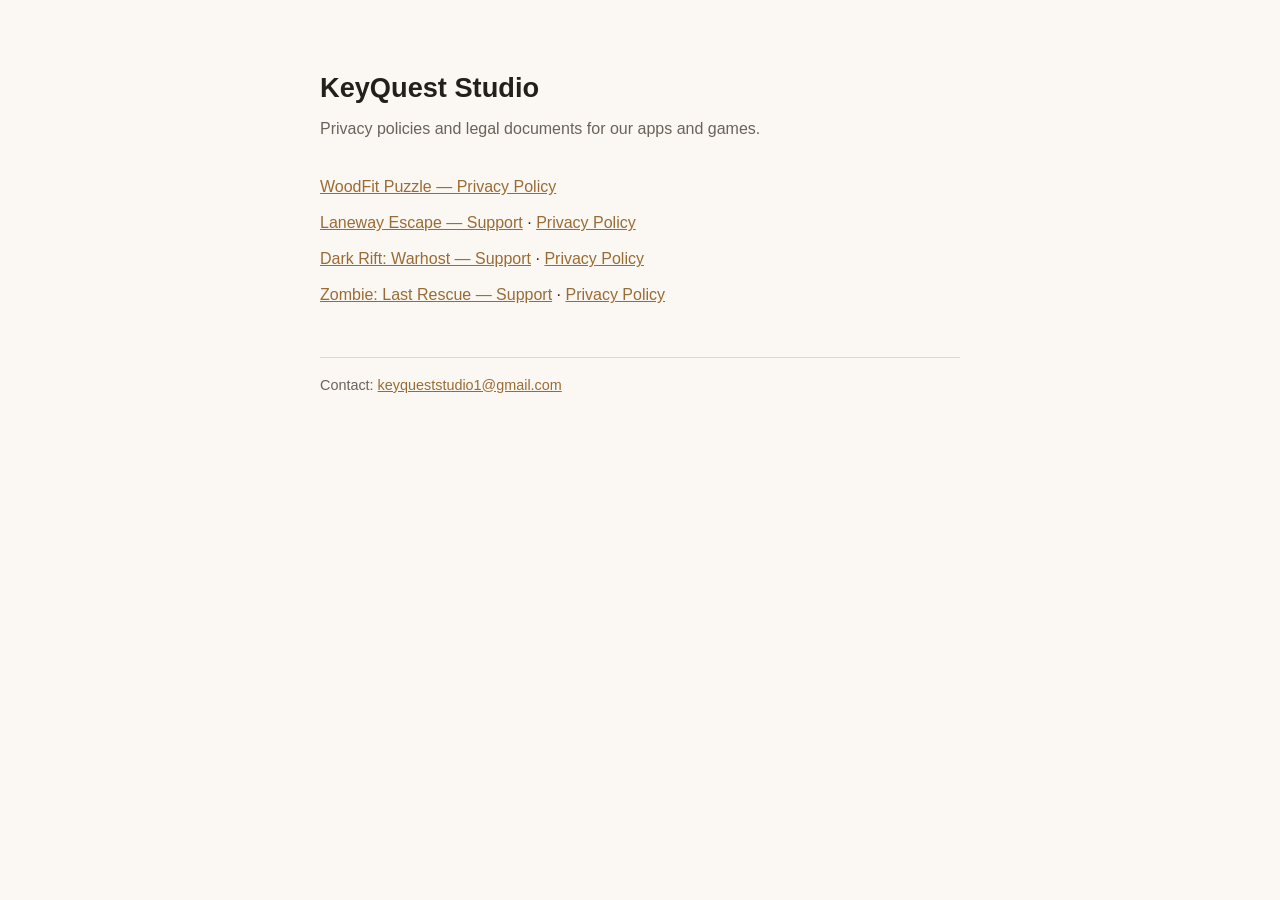
<file: index.html>
<!DOCTYPE html>
<html lang="en">
<head>
<meta charset="utf-8">
<meta name="viewport" content="width=device-width, initial-scale=1">
<title>KeyQuest Studio — Legal</title>
<style>
  :root { color-scheme: light dark; }
  body {
    max-width: 40rem; margin: 0 auto; padding: 3rem 1.25rem;
    font: 16px/1.65 -apple-system, BlinkMacSystemFont, "Segoe UI", Roboto, Helvetica, Arial, sans-serif;
    color: #23201c; background: #fbf8f4;
  }
  h1 { font-size: 1.7rem; margin-bottom: .3rem; }
  p.sub { color: #6b625a; margin-top: 0; }
  ul { list-style: none; padding: 0; margin-top: 2rem; }
  li { margin: .6rem 0; }
  a { color: #9a6b34; }
  footer { margin-top: 3rem; padding-top: 1rem; border-top: 1px solid #e2d8ca; color: #6b625a; font-size: .9rem; }
  @media (prefers-color-scheme: dark) {
    body { color: #e9e2d8; background: #1b1815; }
    p.sub, footer { color: #a2988c; }
    footer { border-top-color: #3a322a; }
    a { color: #d8a86a; }
  }
</style>
</head>
<body>

<h1>KeyQuest Studio</h1>
<p class="sub">Privacy policies and legal documents for our apps and games.</p>

<ul>
  <li><a href="woodfit-puzzle/privacy.html">WoodFit Puzzle — Privacy Policy</a></li>
  <li><a href="laneway-escape/support.html">Laneway Escape — Support</a> · <a href="laneway-escape/privacy.html">Privacy Policy</a></li>
  <li><a href="dark-rift/support.html">Dark Rift: Warhost — Support</a> · <a href="dark-rift/privacy.html">Privacy Policy</a></li>
  <li><a href="zombie-last-rescue/support.html">Zombie: Last Rescue — Support</a> · <a href="zombie-last-rescue/privacy.html">Privacy Policy</a></li>
</ul>

<footer>
  Contact: <a href="mailto:keyqueststudio1@gmail.com">keyqueststudio1@gmail.com</a>
</footer>

</body>
</html>
</file>
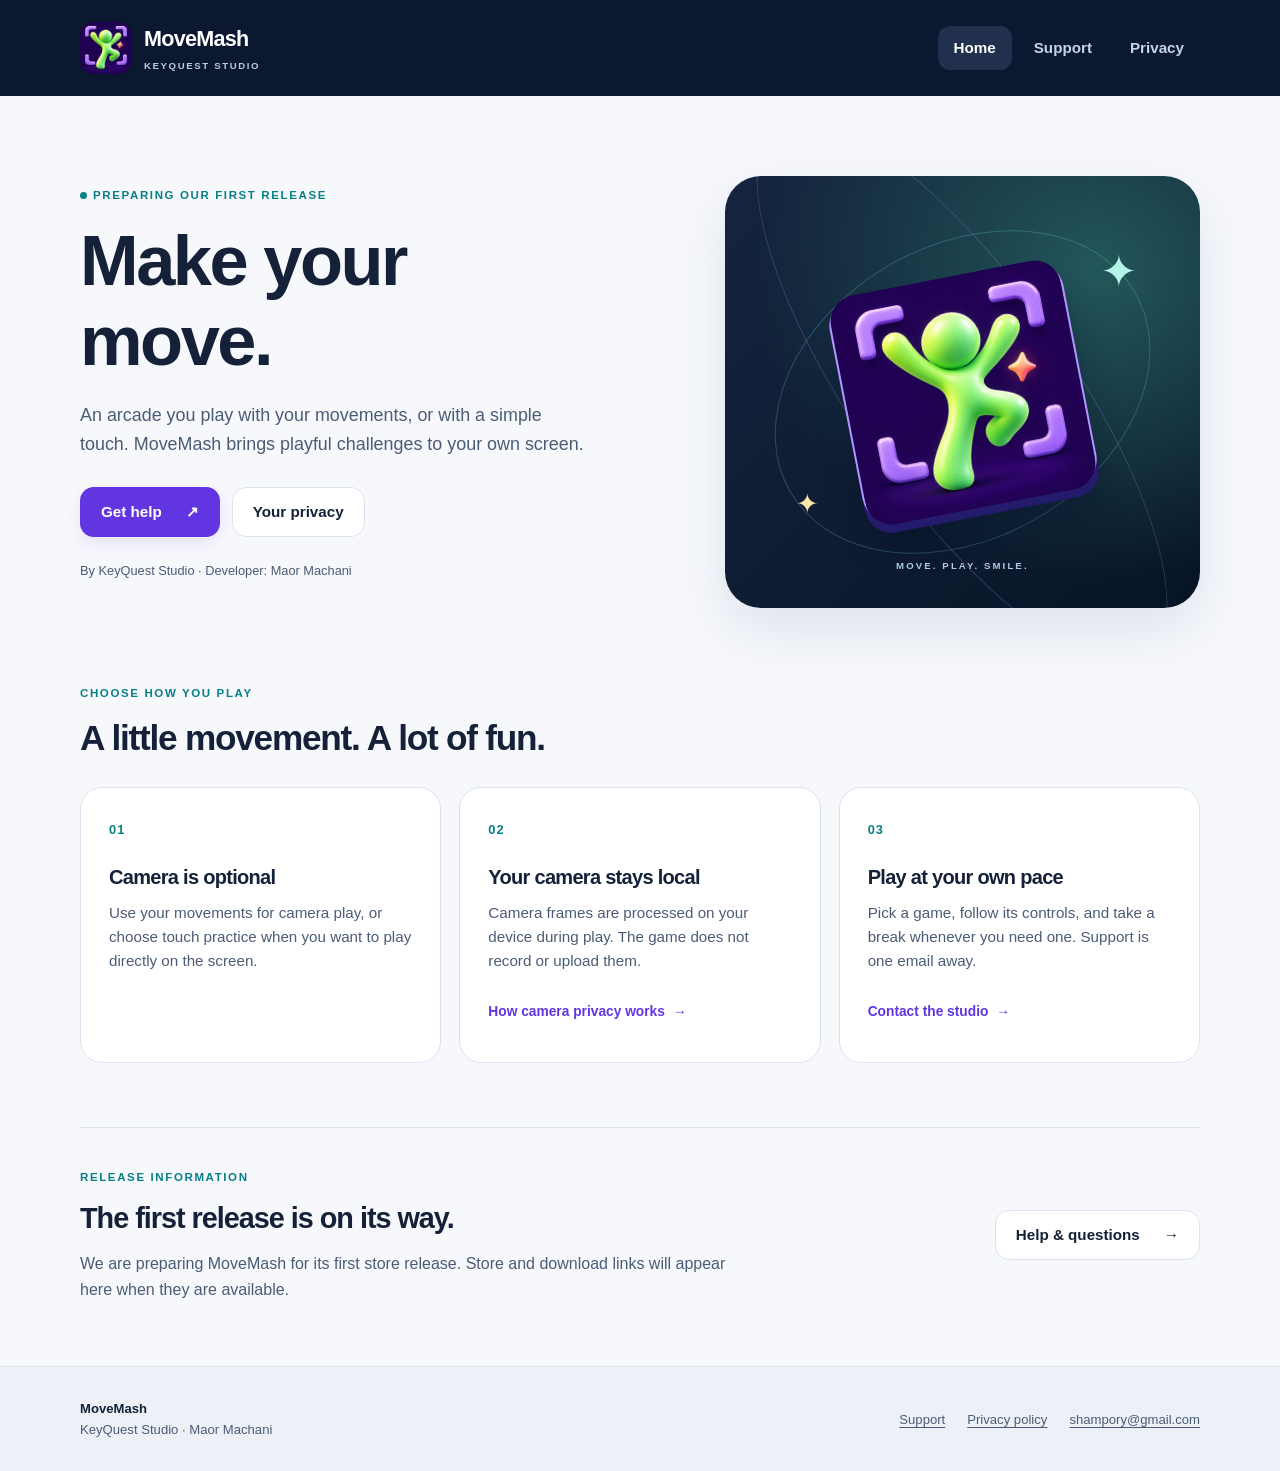
<file: movemash/index.html>
<!doctype html>
<html lang="en">
<head>
  <meta charset="utf-8">
  <meta name="viewport" content="width=device-width, initial-scale=1">
  <meta http-equiv="Content-Security-Policy" content="default-src 'none'; style-src 'self'; img-src 'self'; base-uri 'none'; form-action 'none'; object-src 'none'">
  <meta name="referrer" content="no-referrer">
  <meta name="description" content="MoveMash, the camera and touch motion arcade from KeyQuest Studio. Get help, learn about camera controls, and read our privacy policy.">
  <title>MoveMash · KeyQuest Studio</title>
  <link rel="stylesheet" href="styles.css">
  <link rel="icon" href="logo.png" type="image/png">
</head>
<body>
  <a class="skip-link" href="#main">Skip to content</a>
  <header class="site-header">
    <div class="shell header-inner">
      <a class="brand" href="index.html" aria-label="MoveMash home"><img class="brand-logo" src="logo.png" width="52" height="52" alt=""><span>MoveMash<small>KEYQUEST STUDIO</small></span></a>
      <nav aria-label="Main navigation"><a href="index.html" aria-current="page">Home</a><a href="support.html">Support</a><a href="privacy.html">Privacy</a></nav>
    </div>
  </header>
  <main id="main">
    <section class="hero shell" aria-labelledby="hero-title">
      <div class="hero-copy">
        <p class="eyebrow"><span class="status-dot" aria-hidden="true"></span>Preparing our first release</p>
        <h1 id="hero-title">Make your move.</h1>
        <p class="hero-lead">An arcade you play with your movements, or with a simple touch. MoveMash brings playful challenges to your own screen.</p>
        <div class="actions"><a class="button primary" href="support.html">Get help <span aria-hidden="true">↗</span></a><a class="button secondary" href="privacy.html">Your privacy</a></div>
        <p class="hero-note">By KeyQuest Studio · Developer: Maor Machani</p>
      </div>
      <div class="hero-art" aria-hidden="true"><div class="orbit orbit-one"></div><div class="orbit orbit-two"></div><span class="art-star star-one">✦</span><span class="art-star star-two">✦</span><div class="art-tile"><img class="hero-logo" src="logo.png" width="512" height="512" alt=""></div><span class="art-label">MOVE. PLAY. SMILE.</span></div>
    </section>
    <section class="shell feature-section" aria-labelledby="play-heading">
      <div class="section-heading"><p class="eyebrow">Choose how you play</p><h2 id="play-heading">A little movement. A lot of fun.</h2></div>
      <div class="card-grid">
        <article class="info-card"><span class="card-number" aria-hidden="true">01</span><h3>Camera is optional</h3><p>Use your movements for camera play, or choose touch practice when you want to play directly on the screen.</p></article>
        <article class="info-card"><span class="card-number" aria-hidden="true">02</span><h3>Your camera stays local</h3><p>Camera frames are processed on your device during play. The game does not record or upload them.</p><a class="text-link" href="privacy.html#camera">How camera privacy works <span aria-hidden="true">→</span></a></article>
        <article class="info-card"><span class="card-number" aria-hidden="true">03</span><h3>Play at your own pace</h3><p>Pick a game, follow its controls, and take a break whenever you need one. Support is one email away.</p><a class="text-link" href="support.html#contact">Contact the studio <span aria-hidden="true">→</span></a></article>
      </div>
    </section>
    <section class="shell release-section" aria-labelledby="release-heading"><div><p class="eyebrow">Release information</p><h2 id="release-heading">The first release is on its way.</h2><p>We are preparing MoveMash for its first store release. Store and download links will appear here when they are available.</p></div><a class="button secondary" href="support.html">Help &amp; questions <span aria-hidden="true">→</span></a></section>
  </main>
  <footer class="site-footer"><div class="shell footer-inner"><p><strong>MoveMash</strong><br>KeyQuest Studio · Maor Machani</p><div><a href="support.html">Support</a><a href="privacy.html">Privacy policy</a><a href="mailto:shampory@gmail.com">shampory@gmail.com</a></div></div></footer>
</body>
</html>
</file>
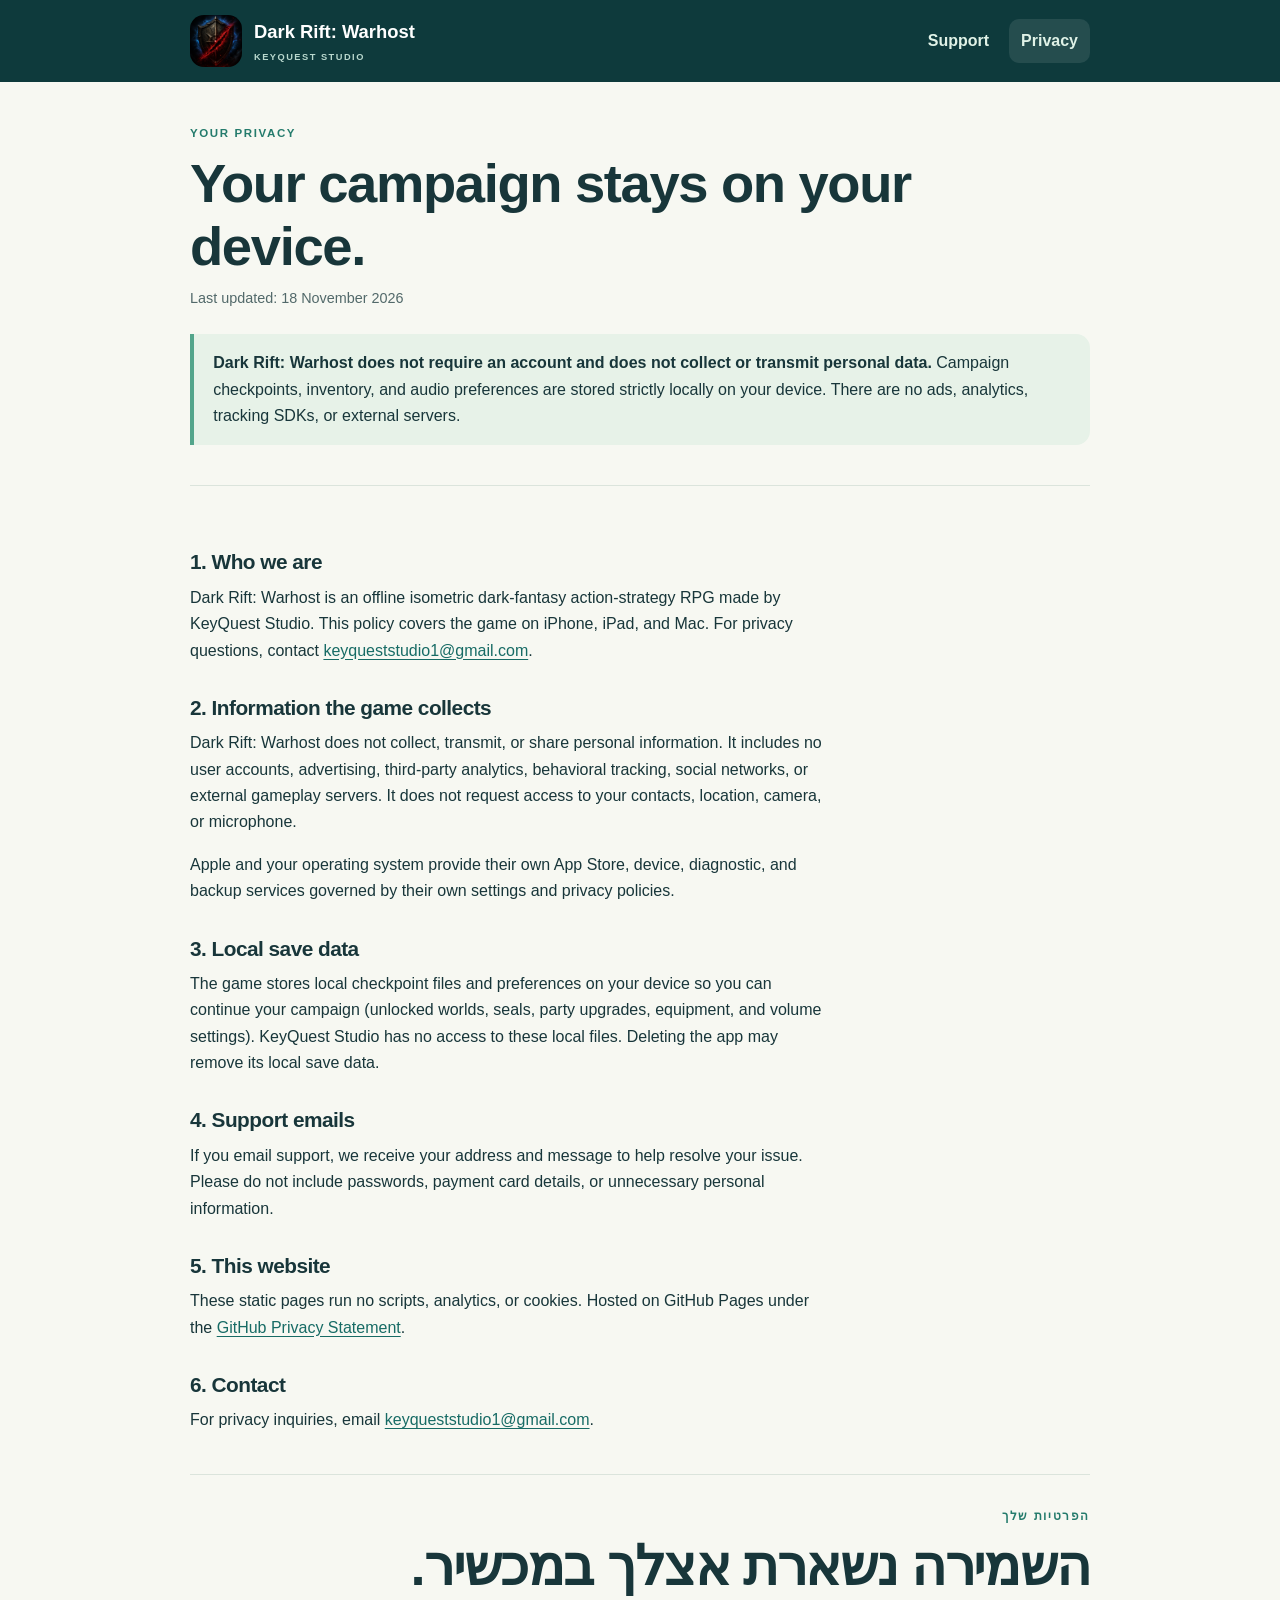
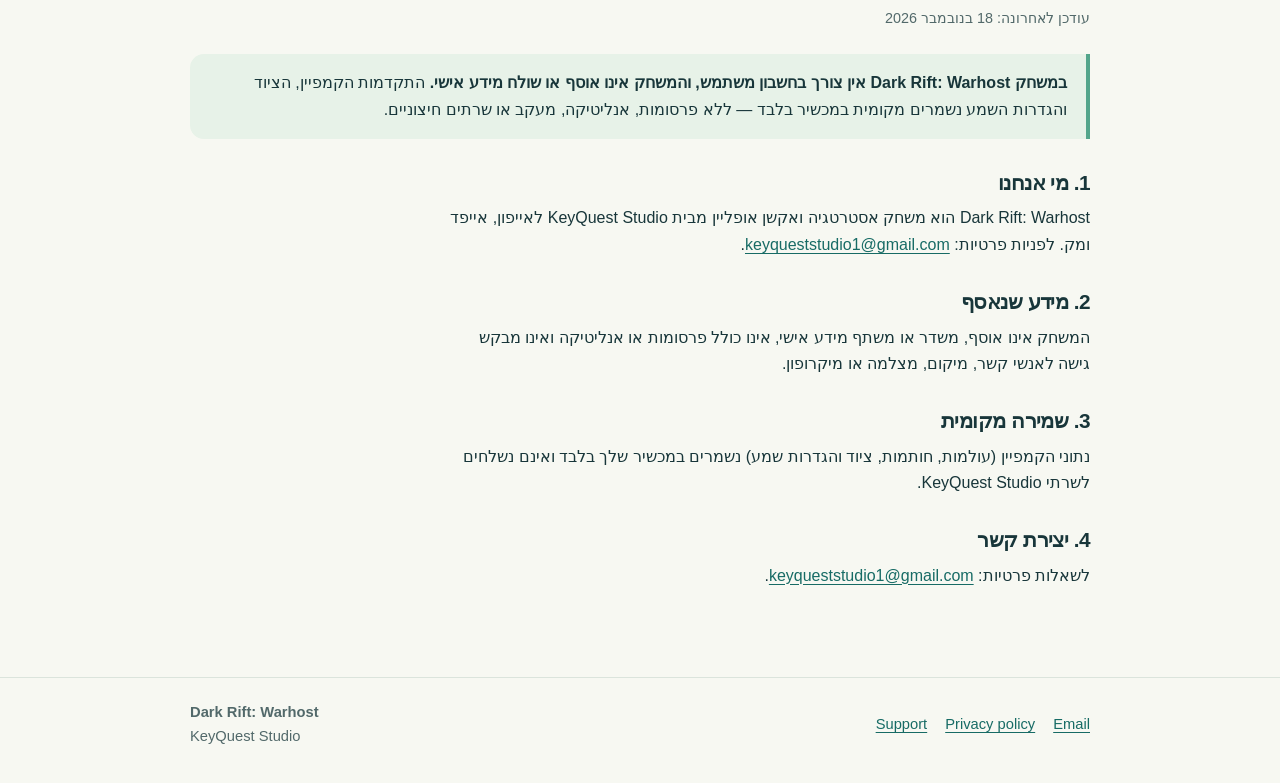
<file: dark-rift/privacy.html>
<!doctype html>
<html lang="en">
<head>
  <meta charset="utf-8">
  <meta name="viewport" content="width=device-width, initial-scale=1">
  <meta http-equiv="Content-Security-Policy" content="default-src 'none'; style-src 'self'; img-src 'self'; base-uri 'none'; form-action 'none'; object-src 'none'">
  <meta name="referrer" content="no-referrer">
  <meta name="description" content="Dark Rift: Warhost privacy policy for iPhone, iPad and Mac. The game saves campaign progress locally on your device and does not use ads or analytics.">
  <title>Privacy Policy · Dark Rift: Warhost</title>
  <link rel="stylesheet" href="styles.css">
  <link rel="icon" href="logo.png" type="image/png">
</head>
<body>
  <header class="site-header"><div class="shell header-inner"><a class="brand" href="support.html"><img src="logo.png" width="52" height="52" alt=""><span>Dark Rift: Warhost<small>KEYQUEST STUDIO</small></span></a><nav aria-label="Main navigation"><a href="support.html">Support</a><a href="privacy.html" aria-current="page">Privacy</a></nav></div></header>
  <main class="shell">
    <p class="eyebrow">Your privacy</p>
    <h1>Your campaign stays on your device.</h1>
    <p class="updated">Last updated: 18 November 2026</p>
    <div class="lede"><strong>Dark Rift: Warhost does not require an account and does not collect or transmit personal data.</strong> Campaign checkpoints, inventory, and audio preferences are stored strictly locally on your device. There are no ads, analytics, tracking SDKs, or external servers.</div>
    <article class="document">
      <section><h2>1. Who we are</h2><p>Dark Rift: Warhost is an offline isometric dark-fantasy action-strategy RPG made by KeyQuest Studio. This policy covers the game on iPhone, iPad, and Mac. For privacy questions, contact <a href="mailto:keyqueststudio1@gmail.com">keyqueststudio1@gmail.com</a>.</p></section>
      <section><h2>2. Information the game collects</h2><p>Dark Rift: Warhost does not collect, transmit, or share personal information. It includes no user accounts, advertising, third-party analytics, behavioral tracking, social networks, or external gameplay servers. It does not request access to your contacts, location, camera, or microphone.</p><p>Apple and your operating system provide their own App Store, device, diagnostic, and backup services governed by their own settings and privacy policies.</p></section>
      <section><h2>3. Local save data</h2><p>The game stores local checkpoint files and preferences on your device so you can continue your campaign (unlocked worlds, seals, party upgrades, equipment, and volume settings). KeyQuest Studio has no access to these local files. Deleting the app may remove its local save data.</p></section>
      <section><h2>4. Support emails</h2><p>If you email support, we receive your address and message to help resolve your issue. Please do not include passwords, payment card details, or unnecessary personal information.</p></section>
      <section><h2>5. This website</h2><p>These static pages run no scripts, analytics, or cookies. Hosted on GitHub Pages under the <a href="https://docs.github.com/en/site-policy/privacy-policies/github-general-privacy-statement" rel="noreferrer">GitHub Privacy Statement</a>.</p></section>
      <section><h2>6. Contact</h2><p>For privacy inquiries, email <a href="mailto:keyqueststudio1@gmail.com">keyqueststudio1@gmail.com</a>.</p></section>
    </article>
    <article class="document" lang="he" dir="rtl">
      <p class="eyebrow">הפרטיות שלך</p>
      <h1>השמירה נשארת אצלך במכשיר.</h1>
      <p class="updated">עודכן לאחרונה: 18 בנובמבר 2026</p>
      <div class="lede"><strong>במשחק Dark Rift: Warhost אין צורך בחשבון משתמש, והמשחק אינו אוסף או שולח מידע אישי.</strong> התקדמות הקמפיין, הציוד והגדרות השמע נשמרים מקומית במכשיר בלבד — ללא פרסומות, אנליטיקה, מעקב או שרתים חיצוניים.</div>
      <section><h2>1. מי אנחנו</h2><p>Dark Rift: Warhost הוא משחק אסטרטגיה ואקשן אופליין מבית KeyQuest Studio לאייפון, אייפד ומק. לפניות פרטיות: <a href="mailto:keyqueststudio1@gmail.com">keyqueststudio1@gmail.com</a>.</p></section>
      <section><h2>2. מידע שנאסף</h2><p>המשחק אינו אוסף, משדר או משתף מידע אישי, אינו כולל פרסומות או אנליטיקה ואינו מבקש גישה לאנשי קשר, מיקום, מצלמה או מיקרופון.</p></section>
      <section><h2>3. שמירה מקומית</h2><p>נתוני הקמפיין (עולמות, חותמות, ציוד והגדרות שמע) נשמרים במכשיר שלך בלבד ואינם נשלחים לשרתי KeyQuest Studio.</p></section>
      <section><h2>4. יצירת קשר</h2><p>לשאלות פרטיות: <a href="mailto:keyqueststudio1@gmail.com">keyqueststudio1@gmail.com</a>.</p></section>
    </article>
  </main>
  <footer class="site-footer"><div class="shell footer-inner"><p><strong>Dark Rift: Warhost</strong><br>KeyQuest Studio</p><div class="footer-links"><a href="support.html">Support</a><a href="privacy.html">Privacy policy</a><a href="mailto:keyqueststudio1@gmail.com">Email</a></div></div></footer>
</body>
</html>
</file>
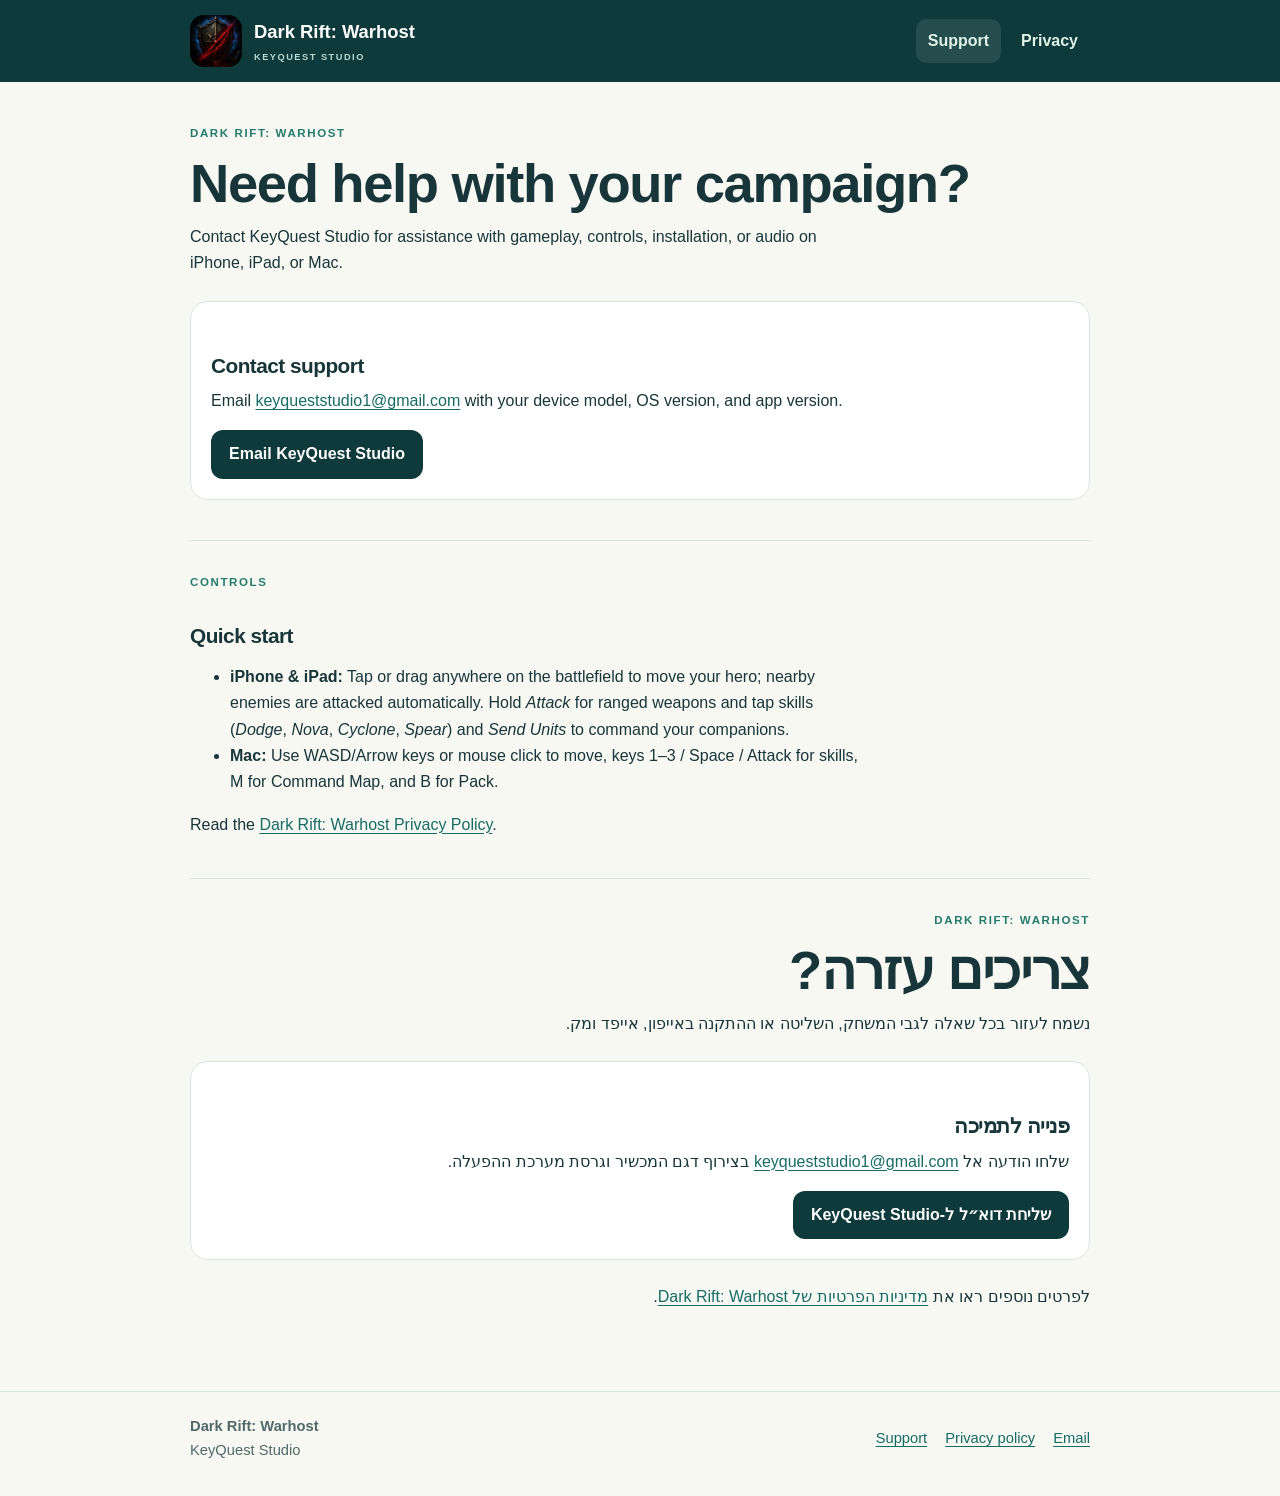
<file: dark-rift/support.html>
<!doctype html>
<html lang="en">
<head>
  <meta charset="utf-8">
  <meta name="viewport" content="width=device-width, initial-scale=1">
  <meta http-equiv="Content-Security-Policy" content="default-src 'none'; style-src 'self'; img-src 'self'; base-uri 'none'; form-action 'none'; object-src 'none'">
  <meta name="referrer" content="no-referrer">
  <meta name="description" content="Get support for Dark Rift: Warhost, the offline isometric dark-fantasy action-strategy RPG by KeyQuest Studio.">
  <title>Support · Dark Rift: Warhost</title>
  <link rel="stylesheet" href="styles.css">
  <link rel="icon" href="logo.png" type="image/png">
</head>
<body>
  <header class="site-header"><div class="shell header-inner"><a class="brand" href="support.html"><img src="logo.png" width="52" height="52" alt=""><span>Dark Rift: Warhost<small>KEYQUEST STUDIO</small></span></a><nav aria-label="Main navigation"><a href="support.html" aria-current="page">Support</a><a href="privacy.html">Privacy</a></nav></div></header>
  <main class="shell">
    <p class="eyebrow">Dark Rift: Warhost</p>
    <h1>Need help with your campaign?</h1>
    <p>Contact KeyQuest Studio for assistance with gameplay, controls, installation, or audio on iPhone, iPad, or Mac.</p>
    <div class="contact-card"><h2>Contact support</h2><p>Email <a href="mailto:keyqueststudio1@gmail.com">keyqueststudio1@gmail.com</a> with your device model, OS version, and app version.</p><a class="button" href="mailto:keyqueststudio1@gmail.com?subject=Dark%20Rift%20Warhost%20Support">Email KeyQuest Studio</a></div>
    <section class="document"><p class="eyebrow">Controls</p><h2>Quick start</h2><ul><li><strong>iPhone &amp; iPad:</strong> Tap or drag anywhere on the battlefield to move your hero; nearby enemies are attacked automatically. Hold <em>Attack</em> for ranged weapons and tap skills (<em>Dodge</em>, <em>Nova</em>, <em>Cyclone</em>, <em>Spear</em>) and <em>Send Units</em> to command your companions.</li><li><strong>Mac:</strong> Use WASD/Arrow keys or mouse click to move, keys 1–3 / Space / Attack for skills, M for Command Map, and B for Pack.</li></ul><p>Read the <a href="privacy.html">Dark Rift: Warhost Privacy Policy</a>.</p></section>
    <section class="document" lang="he" dir="rtl"><p class="eyebrow">Dark Rift: Warhost</p><h1>צריכים עזרה?</h1><p>נשמח לעזור בכל שאלה לגבי המשחק, השליטה או ההתקנה באייפון, אייפד ומק.</p><div class="contact-card"><h2>פנייה לתמיכה</h2><p>שלחו הודעה אל <a href="mailto:keyqueststudio1@gmail.com">keyqueststudio1@gmail.com</a> בצירוף דגם המכשיר וגרסת מערכת ההפעלה.</p><a class="button" href="mailto:keyqueststudio1@gmail.com?subject=Dark%20Rift%20Warhost%20Support">שליחת דוא״ל ל‑KeyQuest Studio</a></div><p>לפרטים נוספים ראו את <a href="privacy.html">מדיניות הפרטיות של Dark Rift: Warhost</a>.</p></section>
  </main>
  <footer class="site-footer"><div class="shell footer-inner"><p><strong>Dark Rift: Warhost</strong><br>KeyQuest Studio</p><div class="footer-links"><a href="support.html">Support</a><a href="privacy.html">Privacy policy</a><a href="mailto:keyqueststudio1@gmail.com">Email</a></div></div></footer>
</body>
</html>
</file>
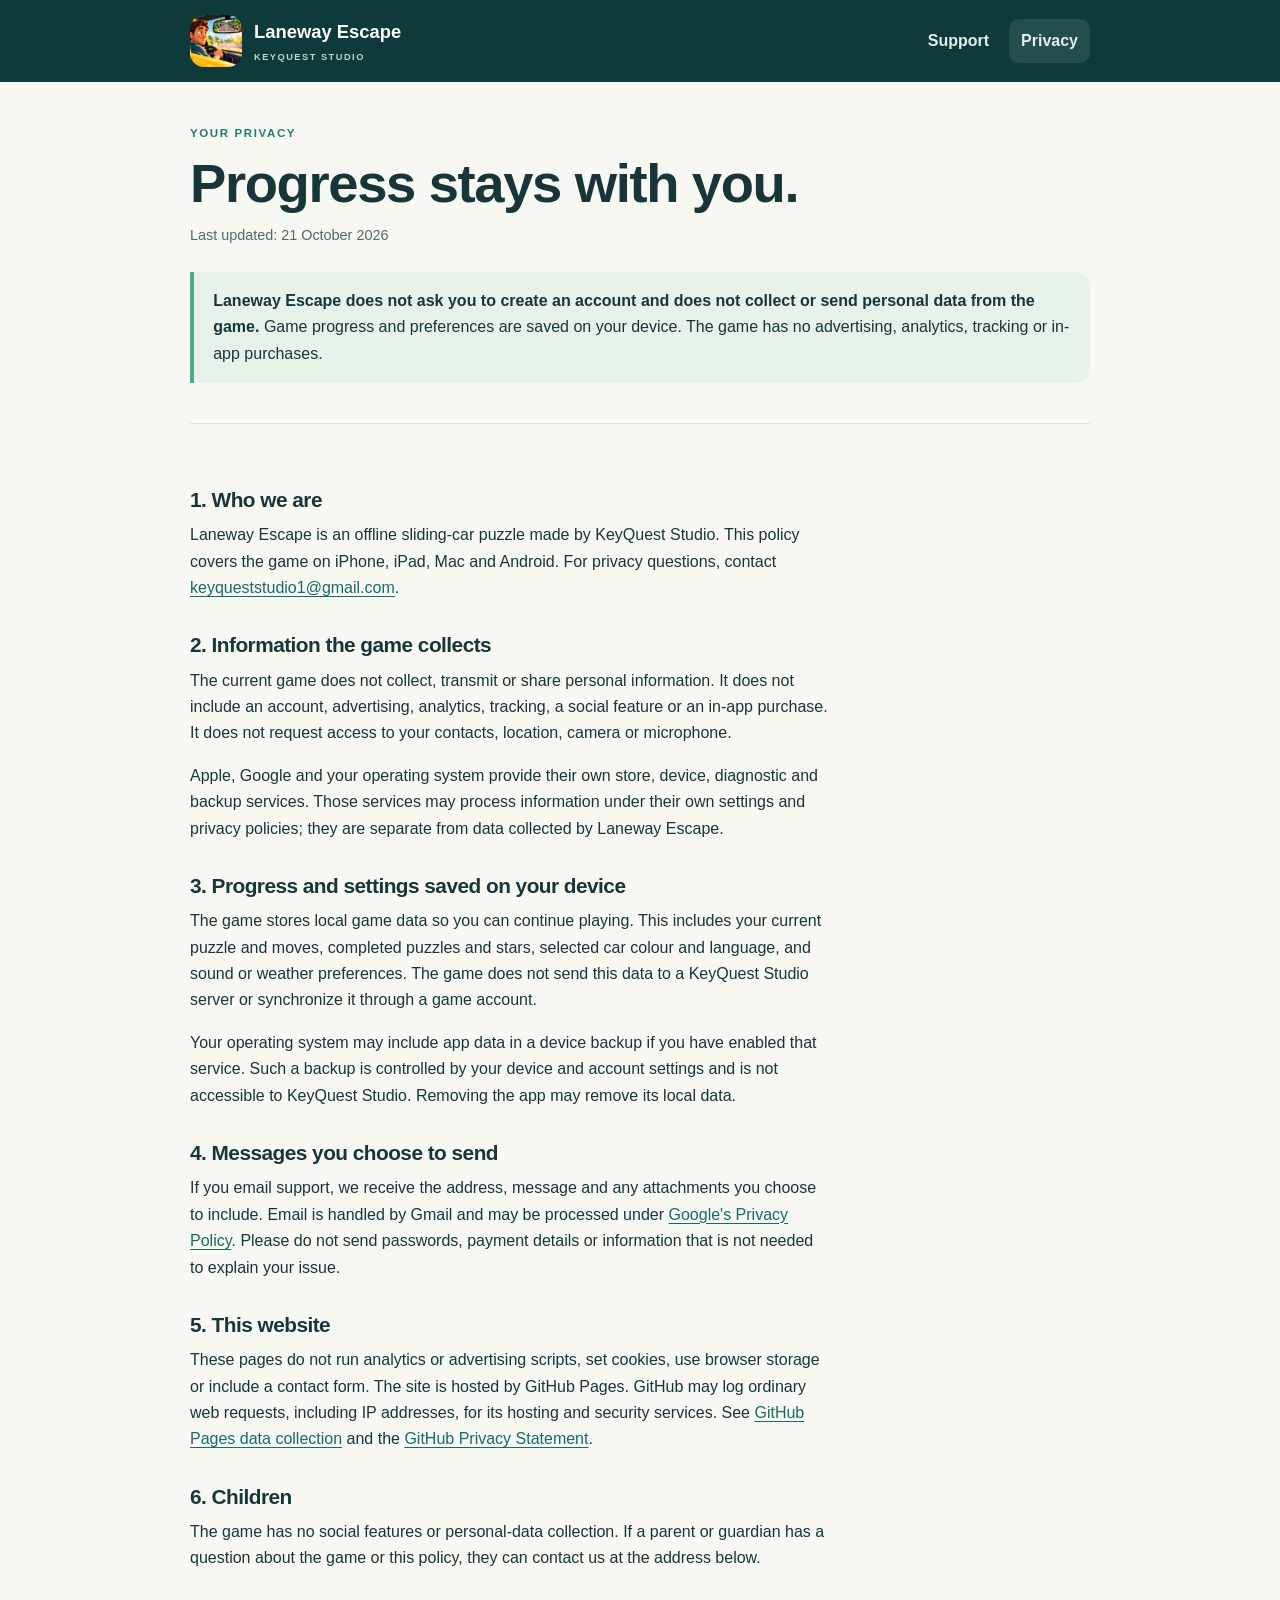
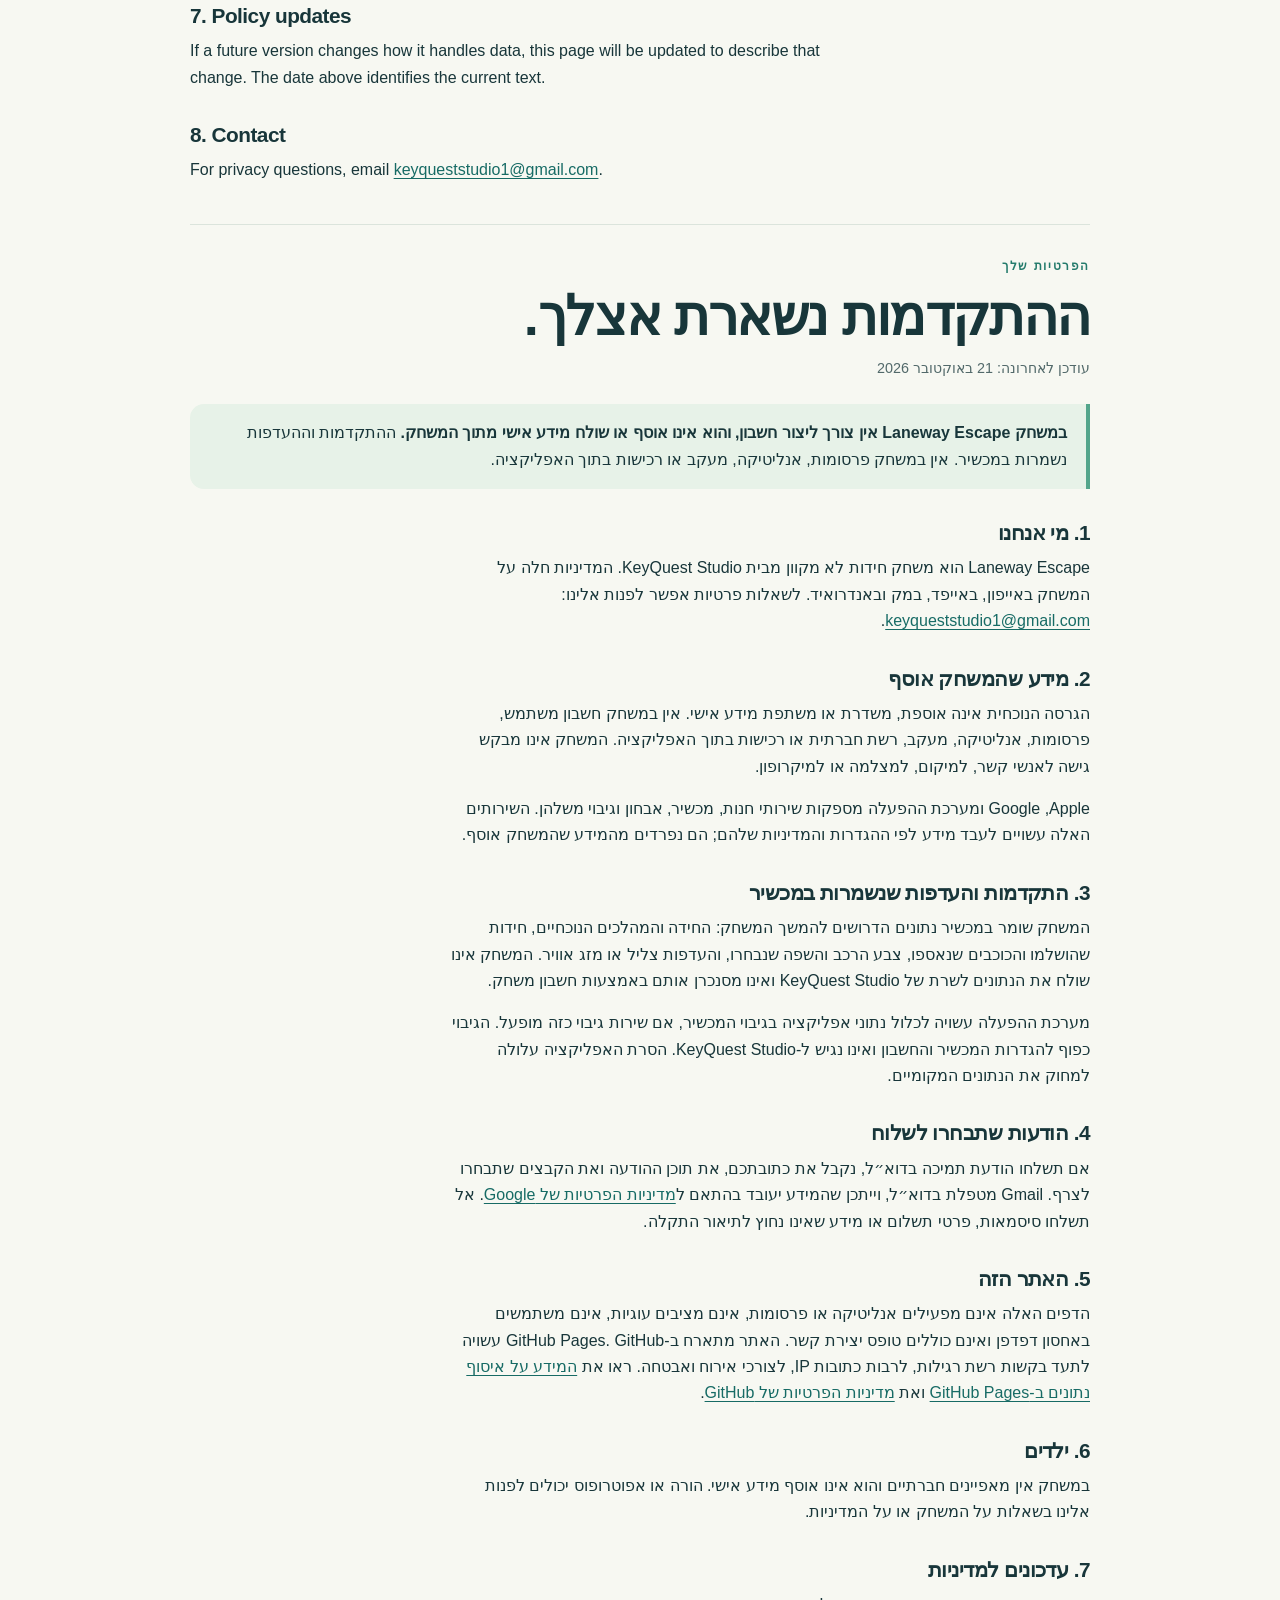
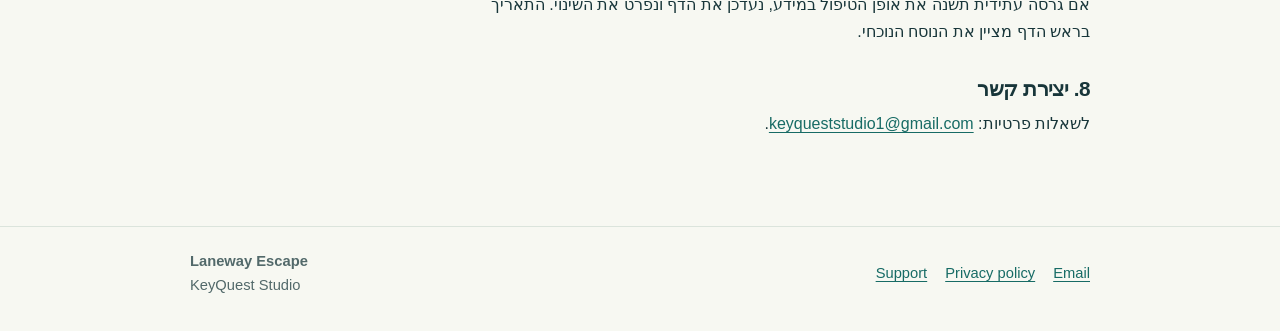
<file: laneway-escape/privacy.html>
<!doctype html>
<html lang="en">
<head>
  <meta charset="utf-8">
  <meta name="viewport" content="width=device-width, initial-scale=1">
  <meta http-equiv="Content-Security-Policy" content="default-src 'none'; style-src 'self'; img-src 'self'; base-uri 'none'; form-action 'none'; object-src 'none">
  <meta name="referrer" content="no-referrer">
  <meta name="description" content="Laneway Escape privacy policy for iPhone, iPad, Mac and Android. The game saves progress on your device and does not use ads or analytics.">
  <title>Privacy Policy · Laneway Escape</title>
  <link rel="stylesheet" href="styles.css">
  <link rel="icon" href="logo.png" type="image/png">
</head>
<body>
  <header class="site-header"><div class="shell header-inner"><a class="brand" href="support.html"><img src="logo.png" width="52" height="52" alt=""><span>Laneway Escape<small>KEYQUEST STUDIO</small></span></a><nav aria-label="Main navigation"><a href="support.html">Support</a><a href="privacy.html" aria-current="page">Privacy</a></nav></div></header>
  <main class="shell">
    <p class="eyebrow">Your privacy</p>
    <h1>Progress stays with you.</h1>
    <p class="updated">Last updated: 21 October 2026</p>
    <div class="lede"><strong>Laneway Escape does not ask you to create an account and does not collect or send personal data from the game.</strong> Game progress and preferences are saved on your device. The game has no advertising, analytics, tracking or in-app purchases.</div>
    <article class="document">
      <section><h2>1. Who we are</h2><p>Laneway Escape is an offline sliding-car puzzle made by KeyQuest Studio. This policy covers the game on iPhone, iPad, Mac and Android. For privacy questions, contact <a href="mailto:keyqueststudio1@gmail.com">keyqueststudio1@gmail.com</a>.</p></section>
      <section><h2>2. Information the game collects</h2><p>The current game does not collect, transmit or share personal information. It does not include an account, advertising, analytics, tracking, a social feature or an in-app purchase. It does not request access to your contacts, location, camera or microphone.</p><p>Apple, Google and your operating system provide their own store, device, diagnostic and backup services. Those services may process information under their own settings and privacy policies; they are separate from data collected by Laneway Escape.</p></section>
      <section><h2>3. Progress and settings saved on your device</h2><p>The game stores local game data so you can continue playing. This includes your current puzzle and moves, completed puzzles and stars, selected car colour and language, and sound or weather preferences. The game does not send this data to a KeyQuest Studio server or synchronize it through a game account.</p><p>Your operating system may include app data in a device backup if you have enabled that service. Such a backup is controlled by your device and account settings and is not accessible to KeyQuest Studio. Removing the app may remove its local data.</p></section>
      <section><h2>4. Messages you choose to send</h2><p>If you email support, we receive the address, message and any attachments you choose to include. Email is handled by Gmail and may be processed under <a href="https://policies.google.com/privacy" rel="noreferrer">Google's Privacy Policy</a>. Please do not send passwords, payment details or information that is not needed to explain your issue.</p></section>
      <section><h2>5. This website</h2><p>These pages do not run analytics or advertising scripts, set cookies, use browser storage or include a contact form. The site is hosted by GitHub Pages. GitHub may log ordinary web requests, including IP addresses, for its hosting and security services. See <a href="https://docs.github.com/en/pages/getting-started-with-github-pages/what-is-github-pages#data-collection" rel="noreferrer">GitHub Pages data collection</a> and the <a href="https://docs.github.com/en/site-policy/privacy-policies/github-general-privacy-statement" rel="noreferrer">GitHub Privacy Statement</a>.</p></section>
      <section><h2>6. Children</h2><p>The game has no social features or personal-data collection. If a parent or guardian has a question about the game or this policy, they can contact us at the address below.</p></section>
      <section><h2>7. Policy updates</h2><p>If a future version changes how it handles data, this page will be updated to describe that change. The date above identifies the current text.</p></section>
      <section><h2>8. Contact</h2><p>For privacy questions, email <a href="mailto:keyqueststudio1@gmail.com">keyqueststudio1@gmail.com</a>.</p></section>
    </article>
    <article class="document" lang="he" dir="rtl">
      <p class="eyebrow">הפרטיות שלך</p>
      <h1>ההתקדמות נשארת אצלך.</h1>
      <p class="updated">עודכן לאחרונה: 21 באוקטובר 2026</p>
      <div class="lede"><strong>במשחק Laneway Escape אין צורך ליצור חשבון, והוא אינו אוסף או שולח מידע אישי מתוך המשחק.</strong> ההתקדמות וההעדפות נשמרות במכשיר. אין במשחק פרסומות, אנליטיקה, מעקב או רכישות בתוך האפליקציה.</div>
      <section><h2>1. מי אנחנו</h2><p>Laneway Escape הוא משחק חידות לא מקוון מבית KeyQuest Studio. המדיניות חלה על המשחק באייפון, באייפד, במק ובאנדרואיד. לשאלות פרטיות אפשר לפנות אלינו: <a href="mailto:keyqueststudio1@gmail.com">keyqueststudio1@gmail.com</a>.</p></section>
      <section><h2>2. מידע שהמשחק אוסף</h2><p>הגרסה הנוכחית אינה אוספת, משדרת או משתפת מידע אישי. אין במשחק חשבון משתמש, פרסומות, אנליטיקה, מעקב, רשת חברתית או רכישות בתוך האפליקציה. המשחק אינו מבקש גישה לאנשי קשר, למיקום, למצלמה או למיקרופון.</p><p>Apple, ‏Google ומערכת ההפעלה מספקות שירותי חנות, מכשיר, אבחון וגיבוי משלהן. השירותים האלה עשויים לעבד מידע לפי ההגדרות והמדיניות שלהם; הם נפרדים מהמידע שהמשחק אוסף.</p></section>
      <section><h2>3. התקדמות והעדפות שנשמרות במכשיר</h2><p>המשחק שומר במכשיר נתונים הדרושים להמשך המשחק: החידה והמהלכים הנוכחיים, חידות שהושלמו והכוכבים שנאספו, צבע הרכב והשפה שנבחרו, והעדפות צליל או מזג אוויר. המשחק אינו שולח את הנתונים לשרת של KeyQuest Studio ואינו מסנכרן אותם באמצעות חשבון משחק.</p><p>מערכת ההפעלה עשויה לכלול נתוני אפליקציה בגיבוי המכשיר, אם שירות גיבוי כזה מופעל. הגיבוי כפוף להגדרות המכשיר והחשבון ואינו נגיש ל‑KeyQuest Studio. הסרת האפליקציה עלולה למחוק את הנתונים המקומיים.</p></section>
      <section><h2>4. הודעות שתבחרו לשלוח</h2><p>אם תשלחו הודעת תמיכה בדוא״ל, נקבל את כתובתכם, את תוכן ההודעה ואת הקבצים שתבחרו לצרף. Gmail מטפלת בדוא״ל, וייתכן שהמידע יעובד בהתאם ל<a href="https://policies.google.com/privacy" rel="noreferrer">מדיניות הפרטיות של Google</a>. אל תשלחו סיסמאות, פרטי תשלום או מידע שאינו נחוץ לתיאור התקלה.</p></section>
      <section><h2>5. האתר הזה</h2><p>הדפים האלה אינם מפעילים אנליטיקה או פרסומות, אינם מציבים עוגיות, אינם משתמשים באחסון דפדפן ואינם כוללים טופס יצירת קשר. האתר מתארח ב‑GitHub Pages. GitHub עשויה לתעד בקשות רשת רגילות, לרבות כתובות IP, לצורכי אירוח ואבטחה. ראו את <a href="https://docs.github.com/en/pages/getting-started-with-github-pages/what-is-github-pages#data-collection" rel="noreferrer">המידע על איסוף נתונים ב‑GitHub Pages</a> ואת <a href="https://docs.github.com/en/site-policy/privacy-policies/github-general-privacy-statement" rel="noreferrer">מדיניות הפרטיות של GitHub</a>.</p></section>
      <section><h2>6. ילדים</h2><p>במשחק אין מאפיינים חברתיים והוא אינו אוסף מידע אישי. הורה או אפוטרופוס יכולים לפנות אלינו בשאלות על המשחק או על המדיניות.</p></section>
      <section><h2>7. עדכונים למדיניות</h2><p>אם גרסה עתידית תשנה את אופן הטיפול במידע, נעדכן את הדף ונפרט את השינוי. התאריך בראש הדף מציין את הנוסח הנוכחי.</p></section>
      <section><h2>8. יצירת קשר</h2><p>לשאלות פרטיות: <a href="mailto:keyqueststudio1@gmail.com">keyqueststudio1@gmail.com</a>.</p></section>
    </article>
  </main>
  <footer class="site-footer"><div class="shell footer-inner"><p><strong>Laneway Escape</strong><br>KeyQuest Studio</p><div class="footer-links"><a href="support.html">Support</a><a href="privacy.html">Privacy policy</a><a href="mailto:keyqueststudio1@gmail.com">Email</a></div></div></footer>
</body>
</html>
</file>
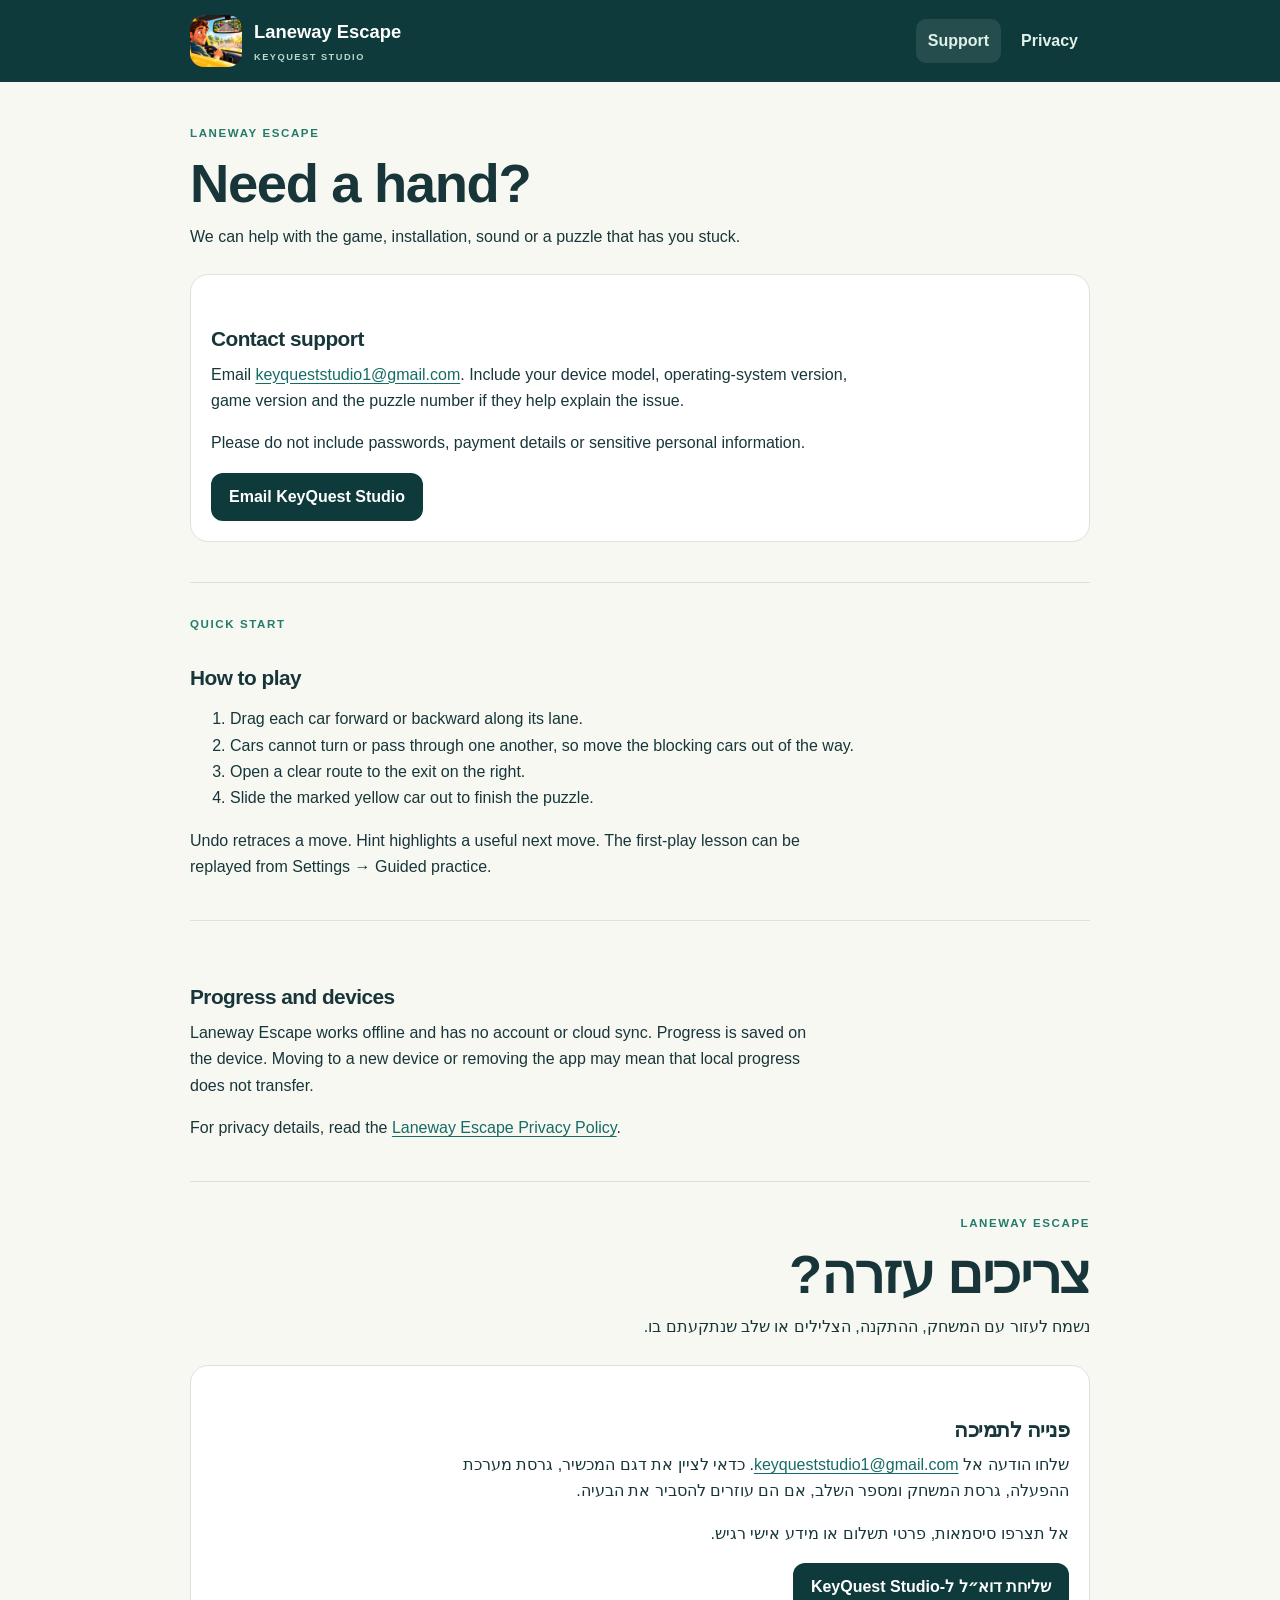
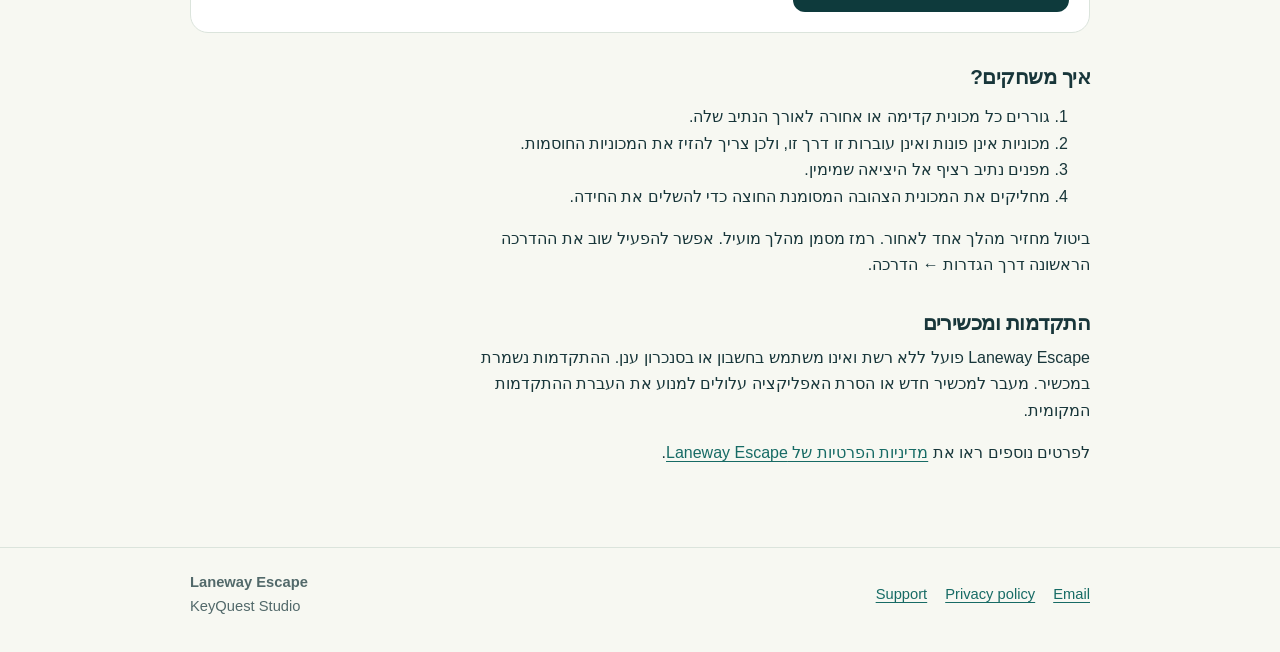
<file: laneway-escape/support.html>
<!doctype html>
<html lang="en">
<head>
  <meta charset="utf-8">
  <meta name="viewport" content="width=device-width, initial-scale=1">
  <meta http-equiv="Content-Security-Policy" content="default-src 'none'; style-src 'self'; img-src 'self'; base-uri 'none'; form-action 'none'; object-src 'none">
  <meta name="referrer" content="no-referrer">
  <meta name="description" content="Get help with Laneway Escape, the original offline car-sliding puzzle from KeyQuest Studio.">
  <title>Support · Laneway Escape</title>
  <link rel="stylesheet" href="styles.css">
  <link rel="icon" href="logo.png" type="image/png">
</head>
<body>
  <header class="site-header"><div class="shell header-inner"><a class="brand" href="support.html"><img src="logo.png" width="52" height="52" alt=""><span>Laneway Escape<small>KEYQUEST STUDIO</small></span></a><nav aria-label="Main navigation"><a href="support.html" aria-current="page">Support</a><a href="privacy.html">Privacy</a></nav></div></header>
  <main class="shell">
    <p class="eyebrow">Laneway Escape</p>
    <h1>Need a hand?</h1>
    <p>We can help with the game, installation, sound or a puzzle that has you stuck.</p>
    <div class="contact-card"><h2>Contact support</h2><p>Email <a href="mailto:keyqueststudio1@gmail.com">keyqueststudio1@gmail.com</a>. Include your device model, operating-system version, game version and the puzzle number if they help explain the issue.</p><p>Please do not include passwords, payment details or sensitive personal information.</p><a class="button" href="mailto:keyqueststudio1@gmail.com?subject=Laneway%20Escape%20support">Email KeyQuest Studio</a></div>
    <section class="document"><p class="eyebrow">Quick start</p><h2>How to play</h2><ol><li>Drag each car forward or backward along its lane.</li><li>Cars cannot turn or pass through one another, so move the blocking cars out of the way.</li><li>Open a clear route to the exit on the right.</li><li>Slide the marked yellow car out to finish the puzzle.</li></ol><p>Undo retraces a move. Hint highlights a useful next move. The first-play lesson can be replayed from Settings → Guided practice.</p></section>
    <section class="document"><h2>Progress and devices</h2><p>Laneway Escape works offline and has no account or cloud sync. Progress is saved on the device. Moving to a new device or removing the app may mean that local progress does not transfer.</p><p>For privacy details, read the <a href="privacy.html">Laneway Escape Privacy Policy</a>.</p></section>
    <section class="document" lang="he" dir="rtl"><p class="eyebrow">Laneway Escape</p><h1>צריכים עזרה?</h1><p>נשמח לעזור עם המשחק, ההתקנה, הצלילים או שלב שנתקעתם בו.</p><div class="contact-card"><h2>פנייה לתמיכה</h2><p>שלחו הודעה אל <a href="mailto:keyqueststudio1@gmail.com">keyqueststudio1@gmail.com</a>. כדאי לציין את דגם המכשיר, גרסת מערכת ההפעלה, גרסת המשחק ומספר השלב, אם הם עוזרים להסביר את הבעיה.</p><p>אל תצרפו סיסמאות, פרטי תשלום או מידע אישי רגיש.</p><a class="button" href="mailto:keyqueststudio1@gmail.com?subject=Laneway%20Escape%20support">שליחת דוא״ל ל‑KeyQuest Studio</a></div><h2>איך משחקים?</h2><ol><li>גוררים כל מכונית קדימה או אחורה לאורך הנתיב שלה.</li><li>מכוניות אינן פונות ואינן עוברות זו דרך זו, ולכן צריך להזיז את המכוניות החוסמות.</li><li>מפנים נתיב רציף אל היציאה שמימין.</li><li>מחליקים את המכונית הצהובה המסומנת החוצה כדי להשלים את החידה.</li></ol><p>ביטול מחזיר מהלך אחד לאחור. רמז מסמן מהלך מועיל. אפשר להפעיל שוב את ההדרכה הראשונה דרך הגדרות ← הדרכה.</p><h2>התקדמות ומכשירים</h2><p>Laneway Escape פועל ללא רשת ואינו משתמש בחשבון או בסנכרון ענן. ההתקדמות נשמרת במכשיר. מעבר למכשיר חדש או הסרת האפליקציה עלולים למנוע את העברת ההתקדמות המקומית.</p><p>לפרטים נוספים ראו את <a href="privacy.html">מדיניות הפרטיות של Laneway Escape</a>.</p></section>
  </main>
  <footer class="site-footer"><div class="shell footer-inner"><p><strong>Laneway Escape</strong><br>KeyQuest Studio</p><div class="footer-links"><a href="support.html">Support</a><a href="privacy.html">Privacy policy</a><a href="mailto:keyqueststudio1@gmail.com">Email</a></div></div></footer>
</body>
</html>
</file>
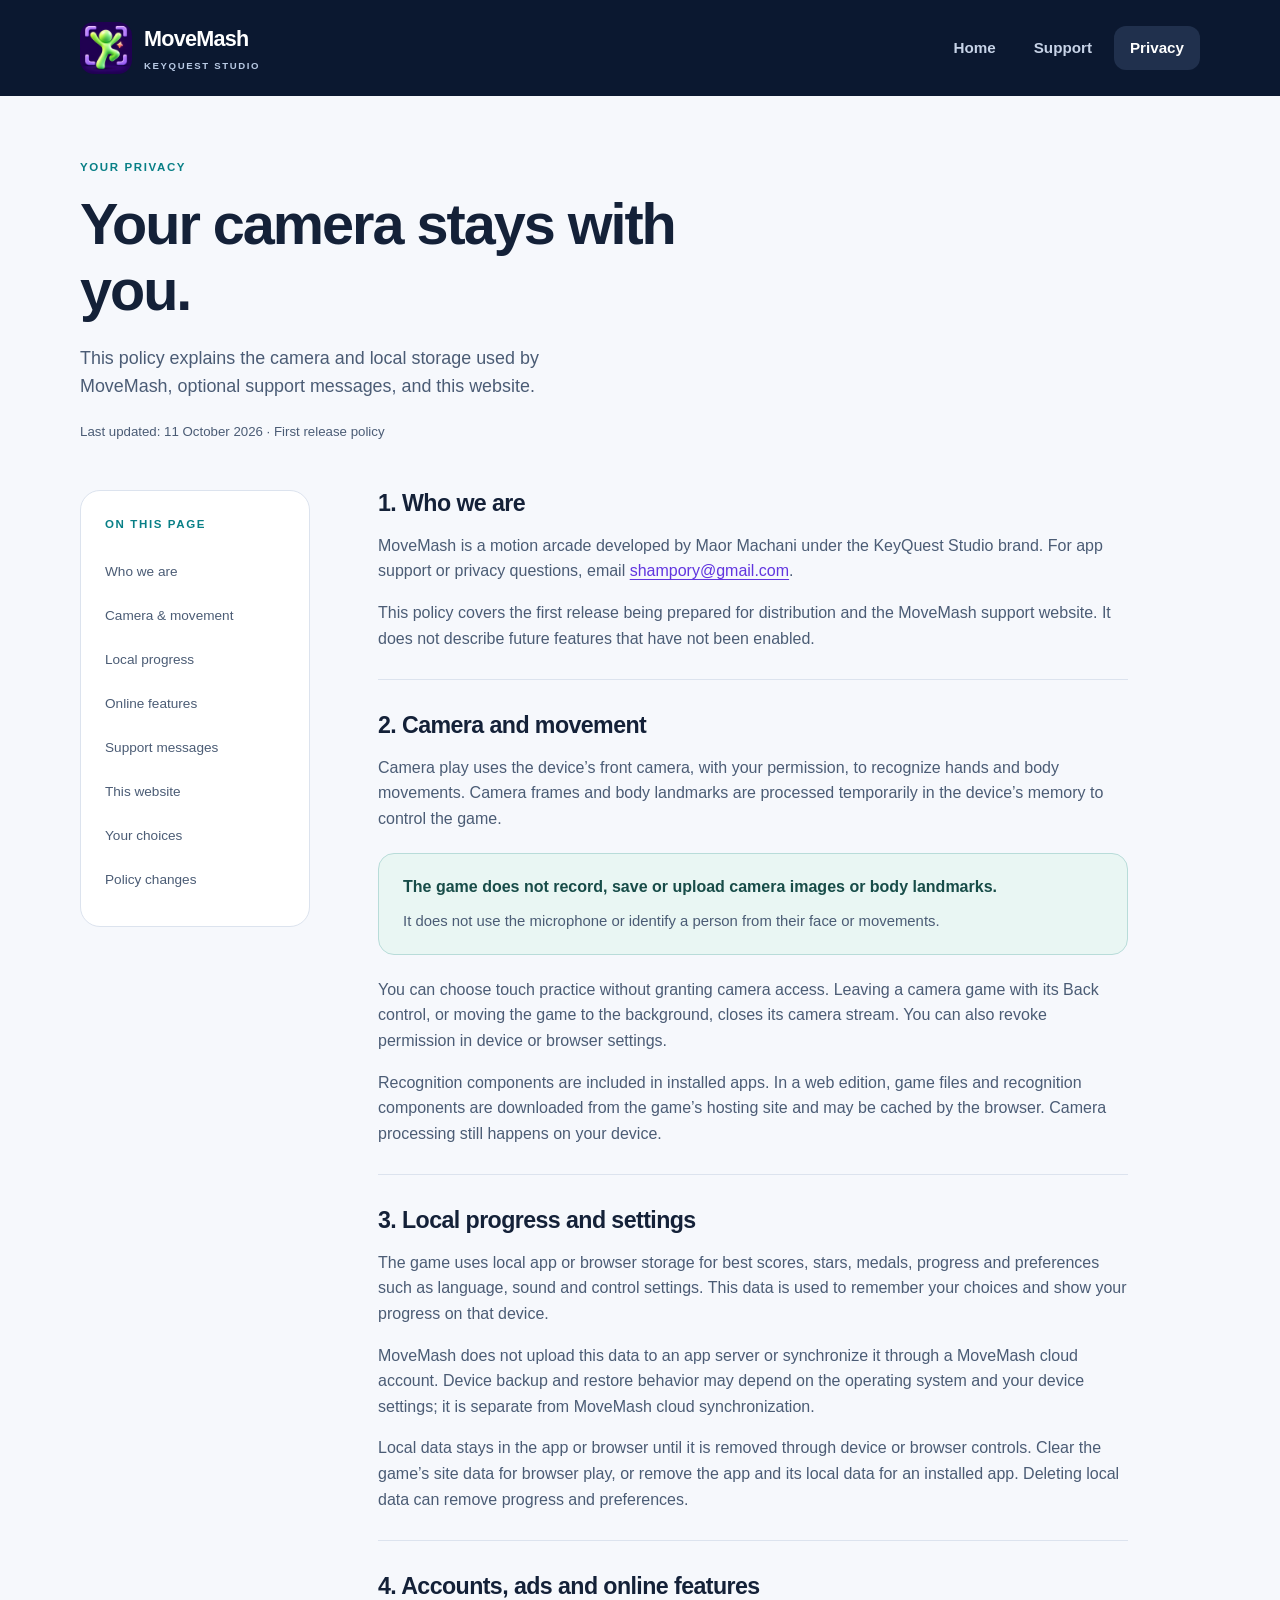
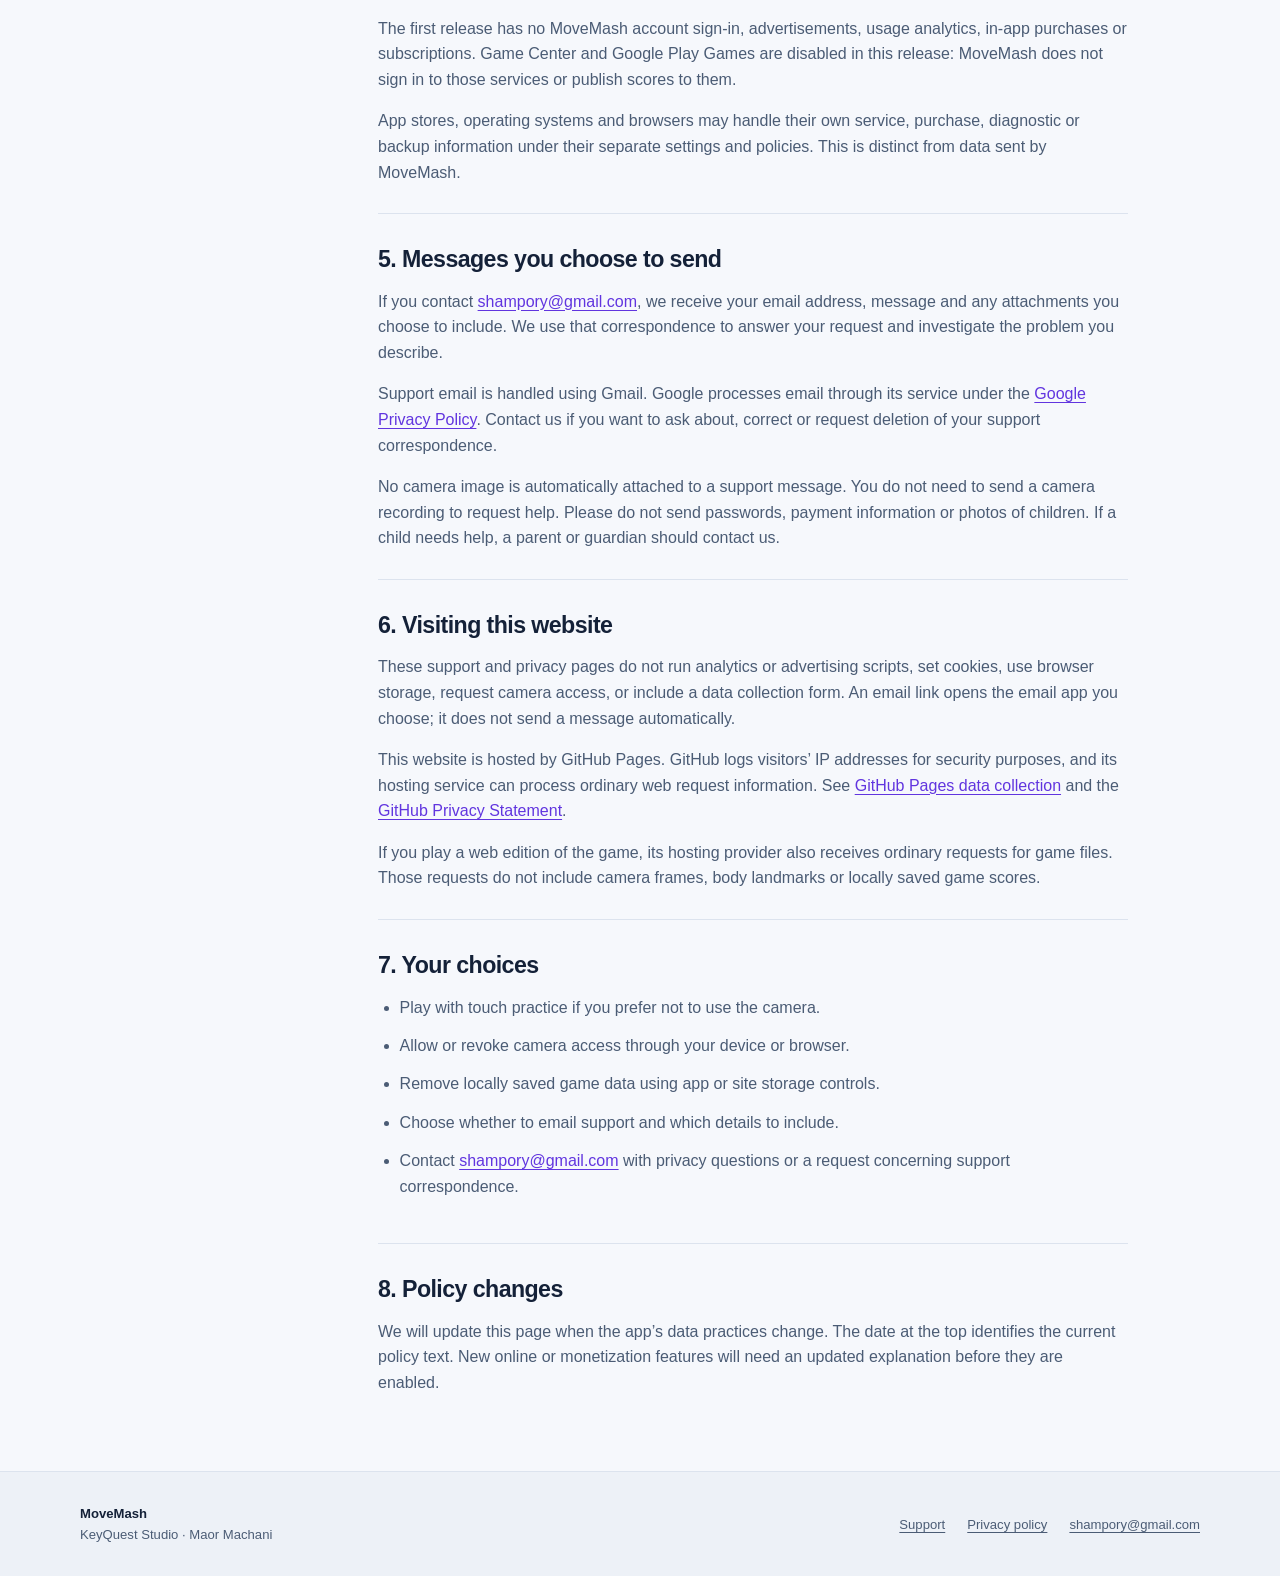
<file: movemash/privacy.html>
<!doctype html>
<html lang="en">
<head>
  <meta charset="utf-8">
  <meta name="viewport" content="width=device-width, initial-scale=1">
  <meta http-equiv="Content-Security-Policy" content="default-src 'none'; style-src 'self'; img-src 'self'; base-uri 'none'; form-action 'none'; object-src 'none'">
  <meta name="referrer" content="no-referrer">
  <meta name="description" content="MoveMash privacy policy: on-device camera processing, local progress, optional support email, and website hosting.">
  <title>Privacy policy · MoveMash</title>
  <link rel="stylesheet" href="styles.css">
  <link rel="icon" href="logo.png" type="image/png">
</head>
<body>
  <a class="skip-link" href="#main">Skip to content</a>
  <header class="site-header"><div class="shell header-inner"><a class="brand" href="index.html" aria-label="MoveMash home"><img class="brand-logo" src="logo.png" width="52" height="52" alt=""><span>MoveMash<small>KEYQUEST STUDIO</small></span></a><nav aria-label="Main navigation"><a href="index.html">Home</a><a href="support.html">Support</a><a href="privacy.html" aria-current="page">Privacy</a></nav></div></header>
  <main id="main" class="shell document-main">
    <div class="page-heading"><p class="eyebrow">Your privacy</p><h1>Your camera stays with you.</h1><p class="page-lead">This policy explains the camera and local storage used by MoveMash, optional support messages, and this website.</p><p class="release-note">Last updated: 11 October 2026 · First release policy</p></div>
    <div class="privacy-layout">
      <nav class="contents" aria-label="On this page"><p class="eyebrow">On this page</p><a href="#operator">Who we are</a><a href="#camera">Camera &amp; movement</a><a href="#local-data">Local progress</a><a href="#online-services">Online features</a><a href="#contact-data">Support messages</a><a href="#website">This website</a><a href="#choices">Your choices</a><a href="#updates">Policy changes</a></nav>
      <article class="policy-content">
        <section id="operator" class="document-section"><h2>1. Who we are</h2><p>MoveMash is a motion arcade developed by Maor Machani under the KeyQuest Studio brand. For app support or privacy questions, email <a href="mailto:shampory@gmail.com">shampory@gmail.com</a>.</p><p>This policy covers the first release being prepared for distribution and the MoveMash support website. It does not describe future features that have not been enabled.</p></section>
        <section id="camera" class="document-section"><h2>2. Camera and movement</h2><p>Camera play uses the device’s front camera, with your permission, to recognize hands and body movements. Camera frames and body landmarks are processed temporarily in the device’s memory to control the game.</p><div class="policy-callout"><strong>The game does not record, save or upload camera images or body landmarks.</strong><p>It does not use the microphone or identify a person from their face or movements.</p></div><p>You can choose touch practice without granting camera access. Leaving a camera game with its Back control, or moving the game to the background, closes its camera stream. You can also revoke permission in device or browser settings.</p><p>Recognition components are included in installed apps. In a web edition, game files and recognition components are downloaded from the game’s hosting site and may be cached by the browser. Camera processing still happens on your device.</p></section>
        <section id="local-data" class="document-section"><h2>3. Local progress and settings</h2><p>The game uses local app or browser storage for best scores, stars, medals, progress and preferences such as language, sound and control settings. This data is used to remember your choices and show your progress on that device.</p><p>MoveMash does not upload this data to an app server or synchronize it through a MoveMash cloud account. Device backup and restore behavior may depend on the operating system and your device settings; it is separate from MoveMash cloud synchronization.</p><p>Local data stays in the app or browser until it is removed through device or browser controls. Clear the game’s site data for browser play, or remove the app and its local data for an installed app. Deleting local data can remove progress and preferences.</p></section>
        <section id="online-services" class="document-section"><h2>4. Accounts, ads and online features</h2><p>The first release has no MoveMash account sign-in, advertisements, usage analytics, in-app purchases or subscriptions. Game Center and Google Play Games are disabled in this release: MoveMash does not sign in to those services or publish scores to them.</p><p>App stores, operating systems and browsers may handle their own service, purchase, diagnostic or backup information under their separate settings and policies. This is distinct from data sent by MoveMash.</p></section>
        <section id="contact-data" class="document-section"><h2>5. Messages you choose to send</h2><p>If you contact <a href="mailto:shampory@gmail.com">shampory@gmail.com</a>, we receive your email address, message and any attachments you choose to include. We use that correspondence to answer your request and investigate the problem you describe.</p><p>Support email is handled using Gmail. Google processes email through its service under the <a href="https://policies.google.com/privacy" rel="noreferrer">Google Privacy Policy</a>. Contact us if you want to ask about, correct or request deletion of your support correspondence.</p><p>No camera image is automatically attached to a support message. You do not need to send a camera recording to request help. Please do not send passwords, payment information or photos of children. If a child needs help, a parent or guardian should contact us.</p></section>
        <section id="website" class="document-section"><h2>6. Visiting this website</h2><p>These support and privacy pages do not run analytics or advertising scripts, set cookies, use browser storage, request camera access, or include a data collection form. An email link opens the email app you choose; it does not send a message automatically.</p><p>This website is hosted by GitHub Pages. GitHub logs visitors’ IP addresses for security purposes, and its hosting service can process ordinary web request information. See <a href="https://docs.github.com/en/pages/getting-started-with-github-pages/what-is-github-pages#data-collection" rel="noreferrer">GitHub Pages data collection</a> and the <a href="https://docs.github.com/en/site-policy/privacy-policies/github-general-privacy-statement" rel="noreferrer">GitHub Privacy Statement</a>.</p><p>If you play a web edition of the game, its hosting provider also receives ordinary requests for game files. Those requests do not include camera frames, body landmarks or locally saved game scores.</p></section>
        <section id="choices" class="document-section"><h2>7. Your choices</h2><ul><li>Play with touch practice if you prefer not to use the camera.</li><li>Allow or revoke camera access through your device or browser.</li><li>Remove locally saved game data using app or site storage controls.</li><li>Choose whether to email support and which details to include.</li><li>Contact <a href="mailto:shampory@gmail.com">shampory@gmail.com</a> with privacy questions or a request concerning support correspondence.</li></ul></section>
        <section id="updates" class="document-section"><h2>8. Policy changes</h2><p>We will update this page when the app’s data practices change. The date at the top identifies the current policy text. New online or monetization features will need an updated explanation before they are enabled.</p></section>
      </article>
    </div>
  </main>
  <footer class="site-footer"><div class="shell footer-inner"><p><strong>MoveMash</strong><br>KeyQuest Studio · Maor Machani</p><div><a href="support.html">Support</a><a href="privacy.html">Privacy policy</a><a href="mailto:shampory@gmail.com">shampory@gmail.com</a></div></div></footer>
</body>
</html>
</file>
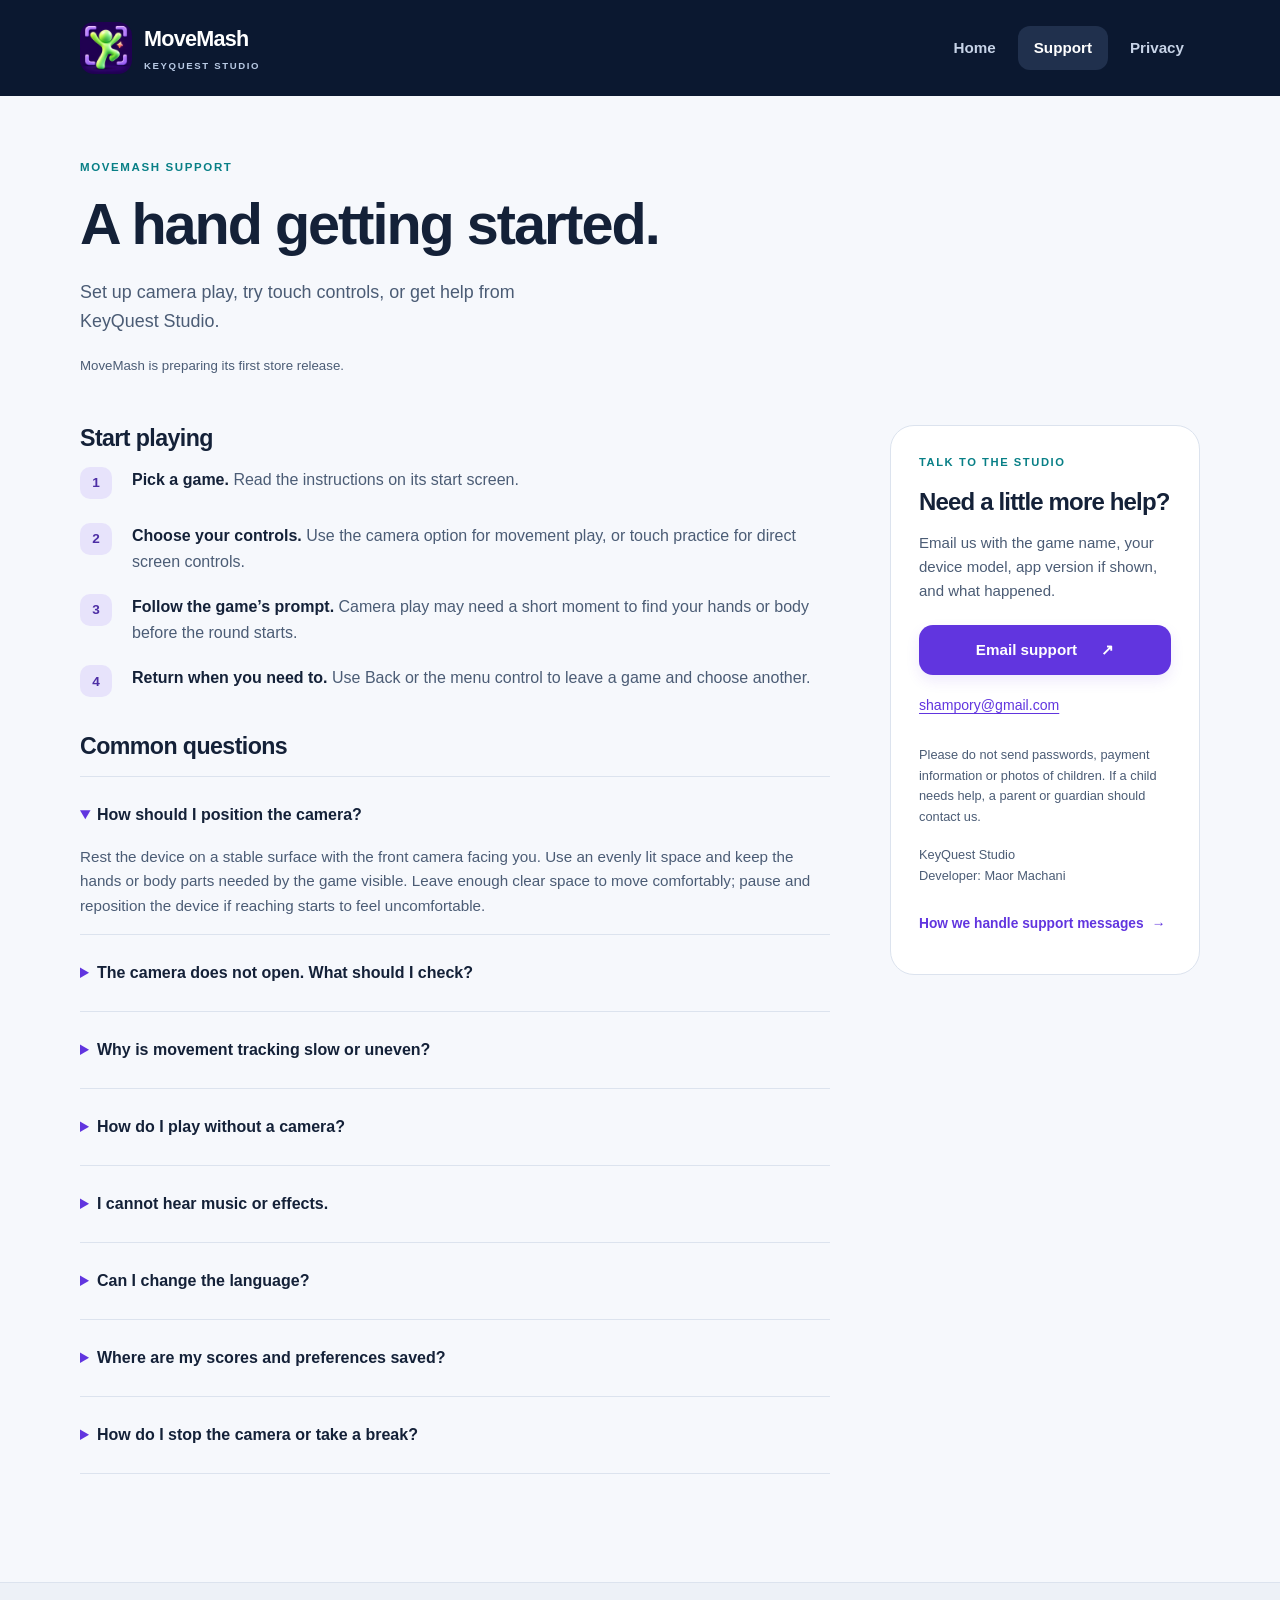
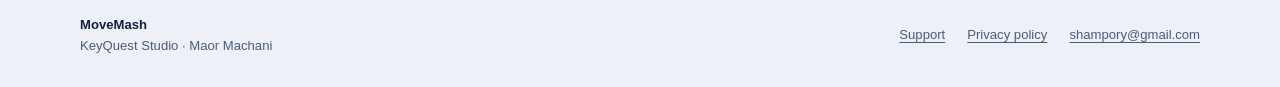
<file: movemash/support.html>
<!doctype html>
<html lang="en">
<head>
  <meta charset="utf-8">
  <meta name="viewport" content="width=device-width, initial-scale=1">
  <meta http-equiv="Content-Security-Policy" content="default-src 'none'; style-src 'self'; img-src 'self'; base-uri 'none'; form-action 'none'; object-src 'none'">
  <meta name="referrer" content="no-referrer">
  <meta name="description" content="MoveMash support: camera setup, touch controls, sound, language, local progress and help from KeyQuest Studio.">
  <title>Support · MoveMash</title>
  <link rel="stylesheet" href="styles.css">
  <link rel="icon" href="logo.png" type="image/png">
</head>
<body>
  <a class="skip-link" href="#main">Skip to content</a>
  <header class="site-header"><div class="shell header-inner"><a class="brand" href="index.html" aria-label="MoveMash home"><img class="brand-logo" src="logo.png" width="52" height="52" alt=""><span>MoveMash<small>KEYQUEST STUDIO</small></span></a><nav aria-label="Main navigation"><a href="index.html">Home</a><a href="support.html" aria-current="page">Support</a><a href="privacy.html">Privacy</a></nav></div></header>
  <main id="main" class="shell document-main">
    <div class="page-heading"><p class="eyebrow">MoveMash support</p><h1>A hand getting started.</h1><p class="page-lead">Set up camera play, try touch controls, or get help from KeyQuest Studio.</p><p class="release-note">MoveMash is preparing its first store release.</p></div>
    <div class="support-layout">
      <div class="help-content">
        <section class="document-section" aria-labelledby="start-heading"><h2 id="start-heading">Start playing</h2><ol class="steps"><li><strong>Pick a game.</strong> Read the instructions on its start screen.</li><li><strong>Choose your controls.</strong> Use the camera option for movement play, or touch practice for direct screen controls.</li><li><strong>Follow the game’s prompt.</strong> Camera play may need a short moment to find your hands or body before the round starts.</li><li><strong>Return when you need to.</strong> Use Back or the menu control to leave a game and choose another.</li></ol></section>
        <section class="document-section" aria-labelledby="questions-heading"><h2 id="questions-heading">Common questions</h2><div class="faq-list">
          <details open><summary>How should I position the camera?</summary><p>Rest the device on a stable surface with the front camera facing you. Use an evenly lit space and keep the hands or body parts needed by the game visible. Leave enough clear space to move comfortably; pause and reposition the device if reaching starts to feel uncomfortable.</p></details>
          <details><summary>The camera does not open. What should I check?</summary><p>Allow camera access for MoveMash in your device settings. For browser play, check the browser’s site camera permission and use an HTTPS game address. A downloaded HTML file opened directly from the file system cannot provide the same camera access. Close another app that may be using the camera, then reopen the game. Touch practice is available without a camera.</p></details>
          <details><summary>Why is movement tracking slow or uneven?</summary><p>Try brighter, even lighting and keep your hands in view. Place the device steadily, close other demanding apps, and let it cool down if it is warm. Rapid movements, a dark room, or hands hidden behind other objects can make tracking less reliable.</p></details>
          <details><summary>How do I play without a camera?</summary><p>Choose the touch practice option on the game’s start screen. Tap, drag or swipe as the game’s instructions describe. Touch practice can have different reward rules from camera play; the result screen tells you whether progress was saved.</p></details>
          <details><summary>I cannot hear music or effects.</summary><p>Start a game with a tap, check its sound or mute control, and increase your device’s media volume. Check connected headphones and, on Apple devices, the silent setting. A browser may wait for your first tap before allowing sound.</p></details>
          <details><summary>Can I change the language?</summary><p>Use the globe control in the app. MoveMash supports English, Hebrew, Arabic, Spanish, French, German and Russian. It starts with a supported device language, falls back to English, and remembers your selection locally.</p></details>
          <details><summary>Where are my scores and preferences saved?</summary><p>Best scores, rewards and settings are saved locally on the device or in the browser used to play. They do not sync through a MoveMash account. Private browsing, blocked storage, clearing site data or removing app data can prevent saving or remove progress. Practice results are not always saved as rewards.</p></details>
          <details><summary>How do I stop the camera or take a break?</summary><p>Leave the camera game with its Back control. The game also closes its camera when it moves to the background. When you return, reopen camera play. You can revoke camera permission at any time in your device or browser settings.</p></details>
        </div></section>
      </div>
      <aside class="contact-card" id="contact" aria-labelledby="contact-heading"><p class="eyebrow">Talk to the studio</p><h2 id="contact-heading">Need a little more help?</h2><p>Email us with the game name, your device model, app version if shown, and what happened.</p><a class="button primary" href="mailto:shampory@gmail.com?subject=MoveMash%20support">Email support <span aria-hidden="true">↗</span></a><a class="email-link" href="mailto:shampory@gmail.com">shampory@gmail.com</a><p class="small-text">Please do not send passwords, payment information or photos of children. If a child needs help, a parent or guardian should contact us.</p><p class="small-text">KeyQuest Studio<br>Developer: Maor Machani</p><a class="text-link" href="privacy.html#contact-data">How we handle support messages <span aria-hidden="true">→</span></a></aside>
    </div>
  </main>
  <footer class="site-footer"><div class="shell footer-inner"><p><strong>MoveMash</strong><br>KeyQuest Studio · Maor Machani</p><div><a href="support.html">Support</a><a href="privacy.html">Privacy policy</a><a href="mailto:shampory@gmail.com">shampory@gmail.com</a></div></div></footer>
</body>
</html>
</file>
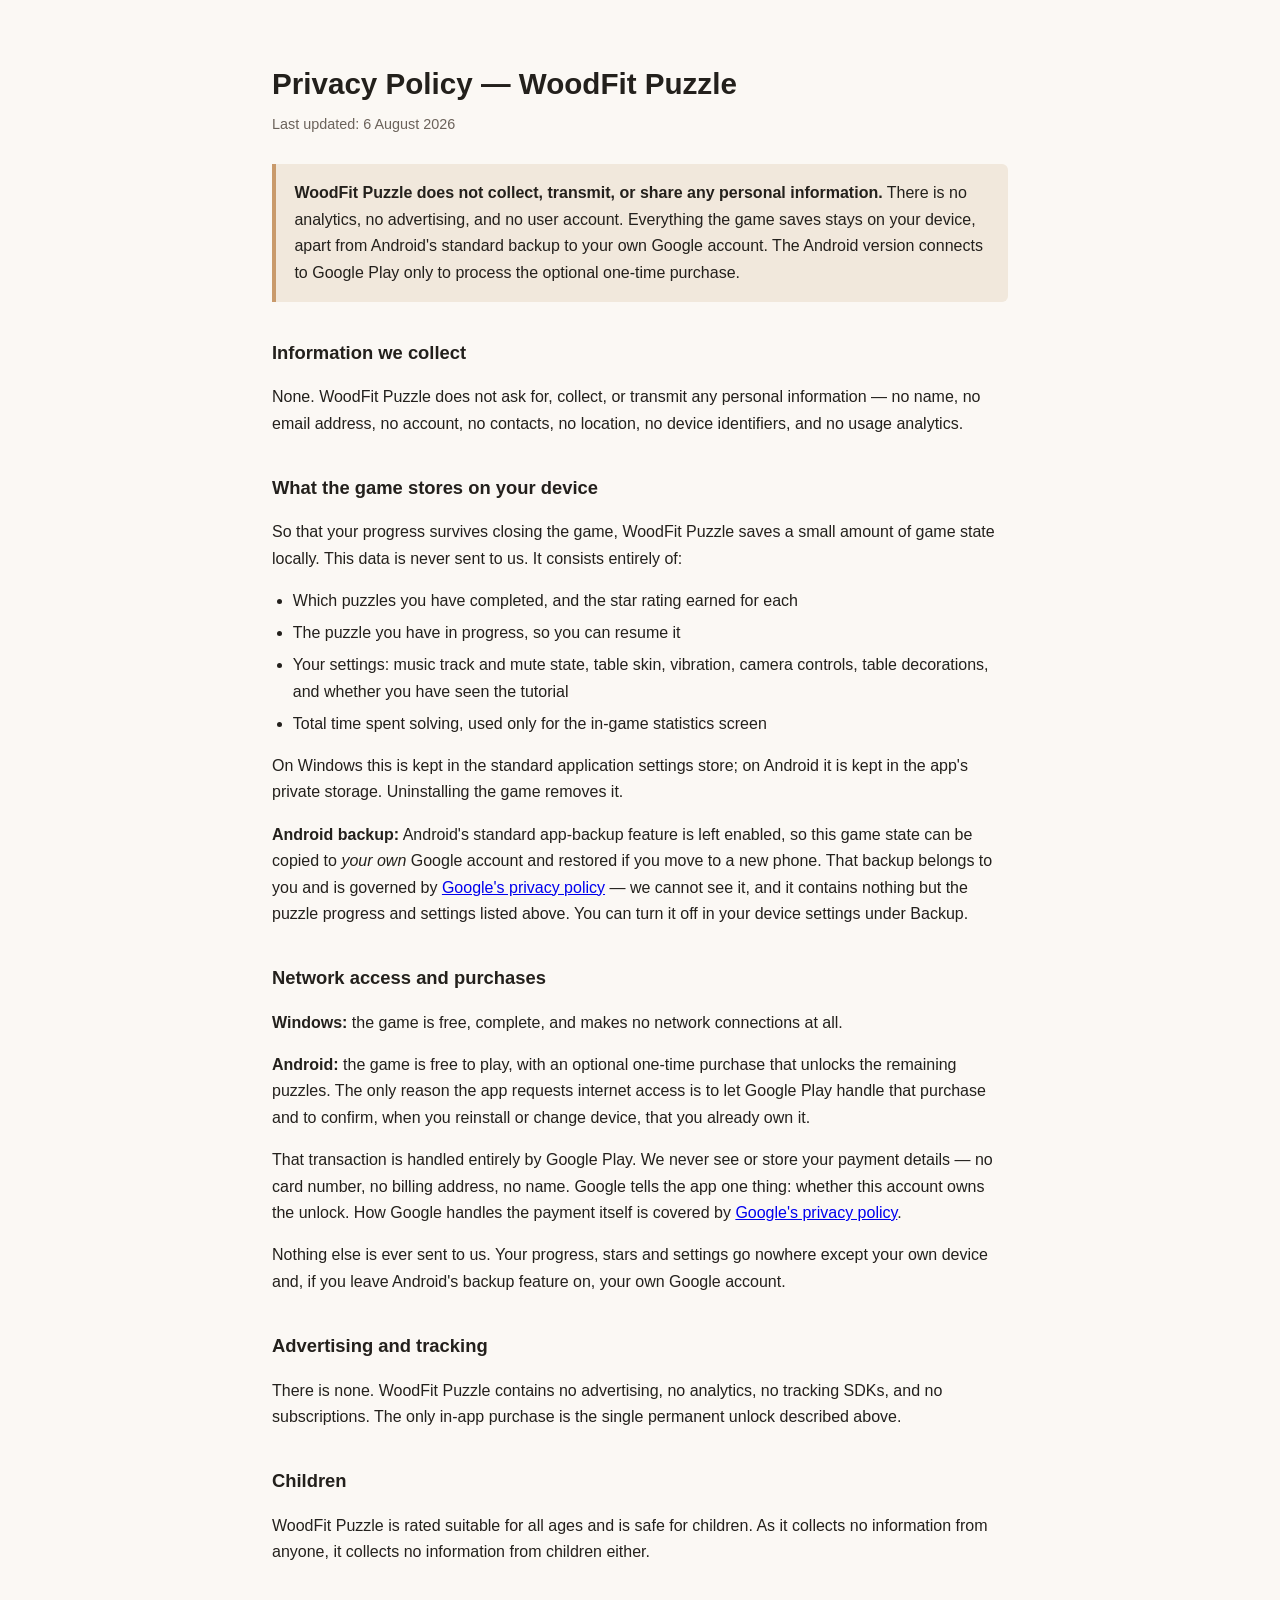
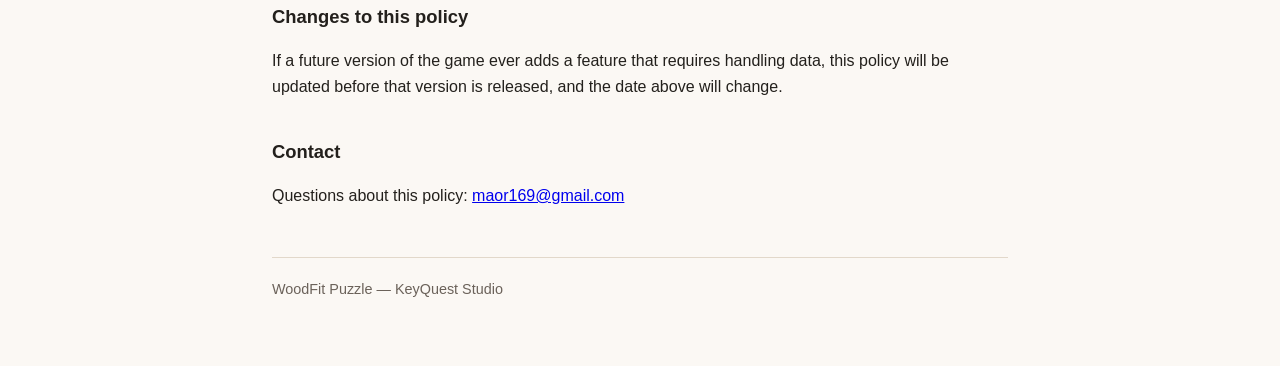
<file: woodfit-puzzle/privacy.html>
<!DOCTYPE html>
<html lang="en">
<head>
<meta charset="utf-8">
<meta name="viewport" content="width=device-width, initial-scale=1">
<title>WoodFit Puzzle — Privacy Policy</title>
<style>
  :root { color-scheme: light dark; }
  body {
    max-width: 46rem; margin: 0 auto; padding: 2.5rem 1.25rem 4rem;
    font: 16px/1.65 -apple-system, BlinkMacSystemFont, "Segoe UI", Roboto, Helvetica, Arial, sans-serif;
    color: #23201c; background: #fbf8f4;
  }
  h1 { font-size: 1.85rem; margin-bottom: .25rem; }
  h2 { font-size: 1.15rem; margin-top: 2.25rem; }
  .updated { color: #6b625a; font-size: .9rem; margin-top: 0; }
  .lede {
    background: #f1e8dc; border-left: 4px solid #c99a6b;
    padding: 1rem 1.15rem; border-radius: 0 6px 6px 0; margin: 1.75rem 0;
  }
  code { background: #efe7dc; padding: .1rem .35rem; border-radius: 3px; font-size: .9em; }
  ul { padding-left: 1.3rem; }
  li { margin: .35rem 0; }
  footer { margin-top: 3rem; padding-top: 1.25rem; border-top: 1px solid #e2d8ca; color: #6b625a; font-size: .9rem; }
  @media (prefers-color-scheme: dark) {
    body { color: #e9e2d8; background: #1b1815; }
    .lede { background: #2a241e; border-left-color: #c99a6b; }
    code { background: #2a241e; }
    .updated, footer { color: #a2988c; }
    footer { border-top-color: #3a322a; }
  }
</style>
</head>
<body>

<h1>Privacy Policy — WoodFit Puzzle</h1>
<p class="updated">Last updated: 6 August 2026</p>

<div class="lede">
  <strong>WoodFit Puzzle does not collect, transmit, or share any personal
  information.</strong> There is no analytics, no advertising, and no user
  account. Everything the game saves stays on your device, apart from Android's
  standard backup to your own Google account. The Android version connects
  to Google Play only to process the optional one-time purchase.
</div>

<h2>Information we collect</h2>
<p>
  None. WoodFit Puzzle does not ask for, collect, or transmit any personal
  information — no name, no email address, no account, no contacts, no
  location, no device identifiers, and no usage analytics.
</p>

<h2>What the game stores on your device</h2>
<p>
  So that your progress survives closing the game, WoodFit Puzzle saves a
  small amount of game state locally. This data is never sent to us. It consists entirely of:
</p>
<ul>
  <li>Which puzzles you have completed, and the star rating earned for each</li>
  <li>The puzzle you have in progress, so you can resume it</li>
  <li>Your settings: music track and mute state, table skin, vibration,
      camera controls, table decorations, and whether you have seen the tutorial</li>
  <li>Total time spent solving, used only for the in-game statistics screen</li>
</ul>
<p>
  On Windows this is kept in the standard application settings store; on
  Android it is kept in the app's private storage. Uninstalling the game
  removes it.
</p>
<p>
  <strong>Android backup:</strong> Android's standard app-backup feature is
  left enabled, so this game state can be copied to <em>your own</em> Google
  account and restored if you move to a new phone. That backup belongs to you
  and is governed by
  <a href="https://policies.google.com/privacy">Google's privacy policy</a> —
  we cannot see it, and it contains nothing but the puzzle progress and
  settings listed above. You can turn it off in your device settings under
  Backup.
</p>

<h2>Network access and purchases</h2>
<p>
  <strong>Windows:</strong> the game is free, complete, and makes no network
  connections at all.
</p>
<p>
  <strong>Android:</strong> the game is free to play, with an optional
  one-time purchase that unlocks the remaining puzzles. The only reason the
  app requests internet access is to let Google Play handle that purchase and
  to confirm, when you reinstall or change device, that you already own it.
</p>
<p>
  That transaction is handled entirely by Google Play. We never see or store
  your payment details — no card number, no billing address, no name. Google
  tells the app one thing: whether this account owns the unlock. How Google
  handles the payment itself is covered by
  <a href="https://policies.google.com/privacy">Google's privacy policy</a>.
</p>
<p>
  Nothing else is ever sent to us. Your progress, stars and settings go
  nowhere except your own device and, if you leave Android's backup feature
  on, your own Google account.
</p>

<h2>Advertising and tracking</h2>
<p>
  There is none. WoodFit Puzzle contains no advertising, no analytics, no
  tracking SDKs, and no subscriptions. The only in-app purchase is the single
  permanent unlock described above.
</p>

<h2>Children</h2>
<p>
  WoodFit Puzzle is rated suitable for all ages and is safe for children. As
  it collects no information from anyone, it collects no information from
  children either.
</p>

<h2>Changes to this policy</h2>
<p>
  If a future version of the game ever adds a feature that requires handling
  data, this policy will be updated before that version is released, and the
  date above will change.
</p>

<h2>Contact</h2>
<p>
  Questions about this policy: <a href="mailto:maor169@gmail.com">maor169@gmail.com</a>
</p>

<footer>
  WoodFit Puzzle — KeyQuest Studio
</footer>

</body>
</html>
</file>
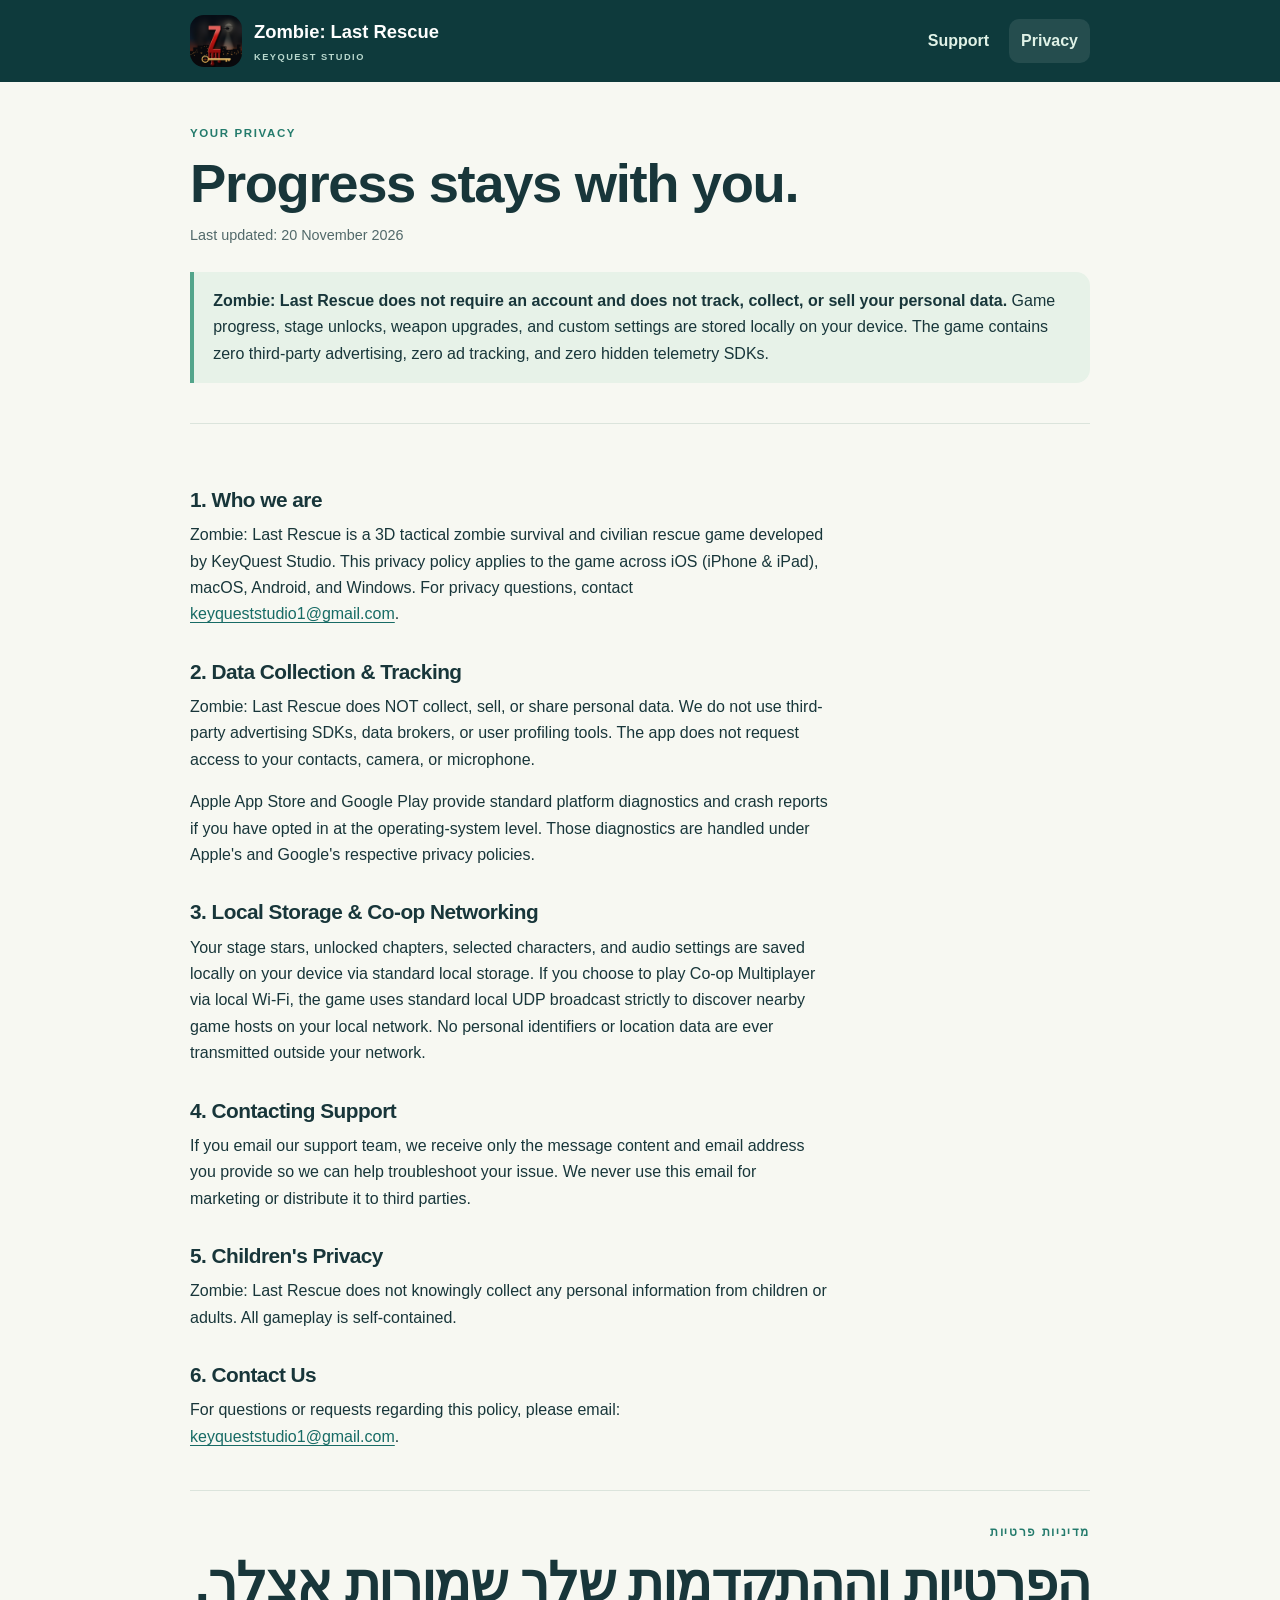
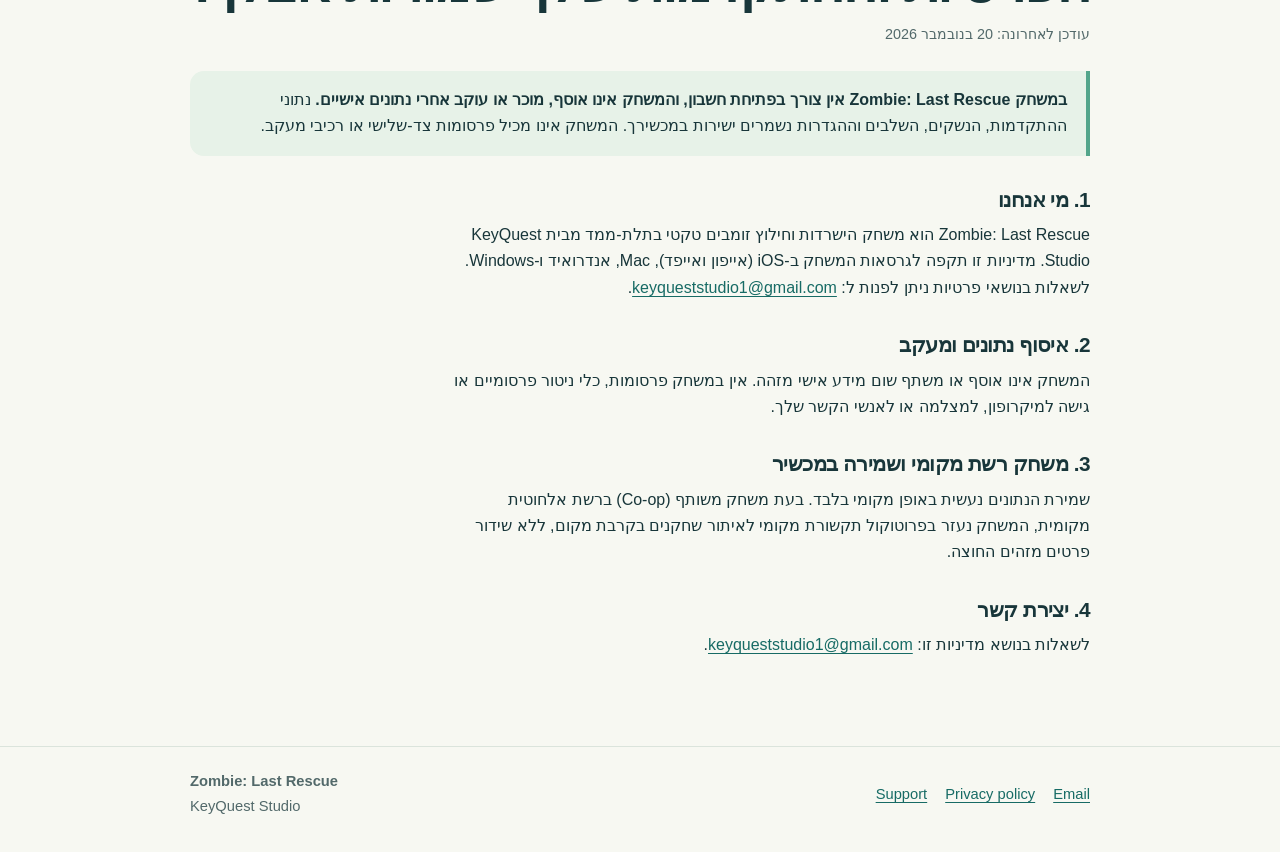
<file: zombie-last-rescue/privacy.html>
<!doctype html>
<html lang="en">
<head>
  <meta charset="utf-8">
  <meta name="viewport" content="width=device-width, initial-scale=1">
  <meta http-equiv="Content-Security-Policy" content="default-src 'none'; style-src 'self'; img-src 'self'; base-uri 'none'; form-action 'none'; object-src 'none'">
  <meta name="referrer" content="no-referrer">
  <meta name="description" content="Zombie: Last Rescue privacy policy for iPhone, iPad, Mac and Android. Tactical zombie rescue survival shooter by KeyQuest Studio.">
  <title>Privacy Policy · Zombie: Last Rescue</title>
  <link rel="stylesheet" href="styles.css">
  <link rel="icon" href="logo.png" type="image/png">
</head>
<body>
  <header class="site-header">
    <div class="shell header-inner">
      <a class="brand" href="support.html">
        <img src="logo.png" width="52" height="52" alt="">
        <span>Zombie: Last Rescue<small>KEYQUEST STUDIO</small></span>
      </a>
      <nav aria-label="Main navigation">
        <a href="support.html">Support</a>
        <a href="privacy.html" aria-current="page">Privacy</a>
      </nav>
    </div>
  </header>
  <main class="shell">
    <p class="eyebrow">Your privacy</p>
    <h1>Progress stays with you.</h1>
    <p class="updated">Last updated: 20 November 2026</p>
    <div class="lede">
      <strong>Zombie: Last Rescue does not require an account and does not track, collect, or sell your personal data.</strong> Game progress, stage unlocks, weapon upgrades, and custom settings are stored locally on your device. The game contains zero third-party advertising, zero ad tracking, and zero hidden telemetry SDKs.
    </div>
    <article class="document">
      <section>
        <h2>1. Who we are</h2>
        <p>Zombie: Last Rescue is a 3D tactical zombie survival and civilian rescue game developed by KeyQuest Studio. This privacy policy applies to the game across iOS (iPhone &amp; iPad), macOS, Android, and Windows. For privacy questions, contact <a href="mailto:keyqueststudio1@gmail.com">keyqueststudio1@gmail.com</a>.</p>
      </section>
      <section>
        <h2>2. Data Collection &amp; Tracking</h2>
        <p>Zombie: Last Rescue does NOT collect, sell, or share personal data. We do not use third-party advertising SDKs, data brokers, or user profiling tools. The app does not request access to your contacts, camera, or microphone.</p>
        <p>Apple App Store and Google Play provide standard platform diagnostics and crash reports if you have opted in at the operating-system level. Those diagnostics are handled under Apple's and Google's respective privacy policies.</p>
      </section>
      <section>
        <h2>3. Local Storage &amp; Co-op Networking</h2>
        <p>Your stage stars, unlocked chapters, selected characters, and audio settings are saved locally on your device via standard local storage. If you choose to play Co-op Multiplayer via local Wi-Fi, the game uses standard local UDP broadcast strictly to discover nearby game hosts on your local network. No personal identifiers or location data are ever transmitted outside your network.</p>
      </section>
      <section>
        <h2>4. Contacting Support</h2>
        <p>If you email our support team, we receive only the message content and email address you provide so we can help troubleshoot your issue. We never use this email for marketing or distribute it to third parties.</p>
      </section>
      <section>
        <h2>5. Children's Privacy</h2>
        <p>Zombie: Last Rescue does not knowingly collect any personal information from children or adults. All gameplay is self-contained.</p>
      </section>
      <section>
        <h2>6. Contact Us</h2>
        <p>For questions or requests regarding this policy, please email: <a href="mailto:keyqueststudio1@gmail.com">keyqueststudio1@gmail.com</a>.</p>
      </section>
    </article>

    <article class="document" lang="he" dir="rtl">
      <p class="eyebrow">מדיניות פרטיות</p>
      <h1>הפרטיות וההתקדמות שלך שמורות אצלך.</h1>
      <p class="updated">עודכן לאחרונה: 20 בנובמבר 2026</p>
      <div class="lede">
        <strong>במשחק Zombie: Last Rescue אין צורך בפתיחת חשבון, והמשחק אינו אוסף, מוכר או עוקב אחרי נתונים אישיים.</strong> נתוני ההתקדמות, הנשקים, השלבים וההגדרות נשמרים ישירות במכשירך. המשחק אינו מכיל פרסומות צד-שלישי או רכיבי מעקב.
      </div>
      <section>
        <h2>1. מי אנחנו</h2>
        <p>Zombie: Last Rescue הוא משחק הישרדות וחילוץ זומבים טקטי בתלת-ממד מבית KeyQuest Studio. מדיניות זו תקפה לגרסאות המשחק ב-iOS (אייפון ואייפד), Mac, אנדרואיד ו-Windows. לשאלות בנושאי פרטיות ניתן לפנות ל: <a href="mailto:keyqueststudio1@gmail.com">keyqueststudio1@gmail.com</a>.</p>
      </section>
      <section>
        <h2>2. איסוף נתונים ומעקב</h2>
        <p>המשחק אינו אוסף או משתף שום מידע אישי מזהה. אין במשחק פרסומות, כלי ניטור פרסומיים או גישה למיקרופון, למצלמה או לאנשי הקשר שלך.</p>
      </section>
      <section>
        <h2>3. משחק רשת מקומי ושמירה במכשיר</h2>
        <p>שמירת הנתונים נעשית באופן מקומי בלבד. בעת משחק משותף (Co-op) ברשת אלחוטית מקומית, המשחק נעזר בפרוטוקול תקשורת מקומי לאיתור שחקנים בקרבת מקום, ללא שידור פרטים מזהים החוצה.</p>
      </section>
      <section>
        <h2>4. יצירת קשר</h2>
        <p>לשאלות בנושא מדיניות זו: <a href="mailto:keyqueststudio1@gmail.com">keyqueststudio1@gmail.com</a>.</p>
      </section>
    </article>
  </main>
  <footer class="site-footer">
    <div class="shell footer-inner">
      <p><strong>Zombie: Last Rescue</strong><br>KeyQuest Studio</p>
      <div class="footer-links">
        <a href="support.html">Support</a>
        <a href="privacy.html">Privacy policy</a>
        <a href="mailto:keyqueststudio1@gmail.com">Email</a>
      </div>
    </div>
  </footer>
</body>
</html>
</file>
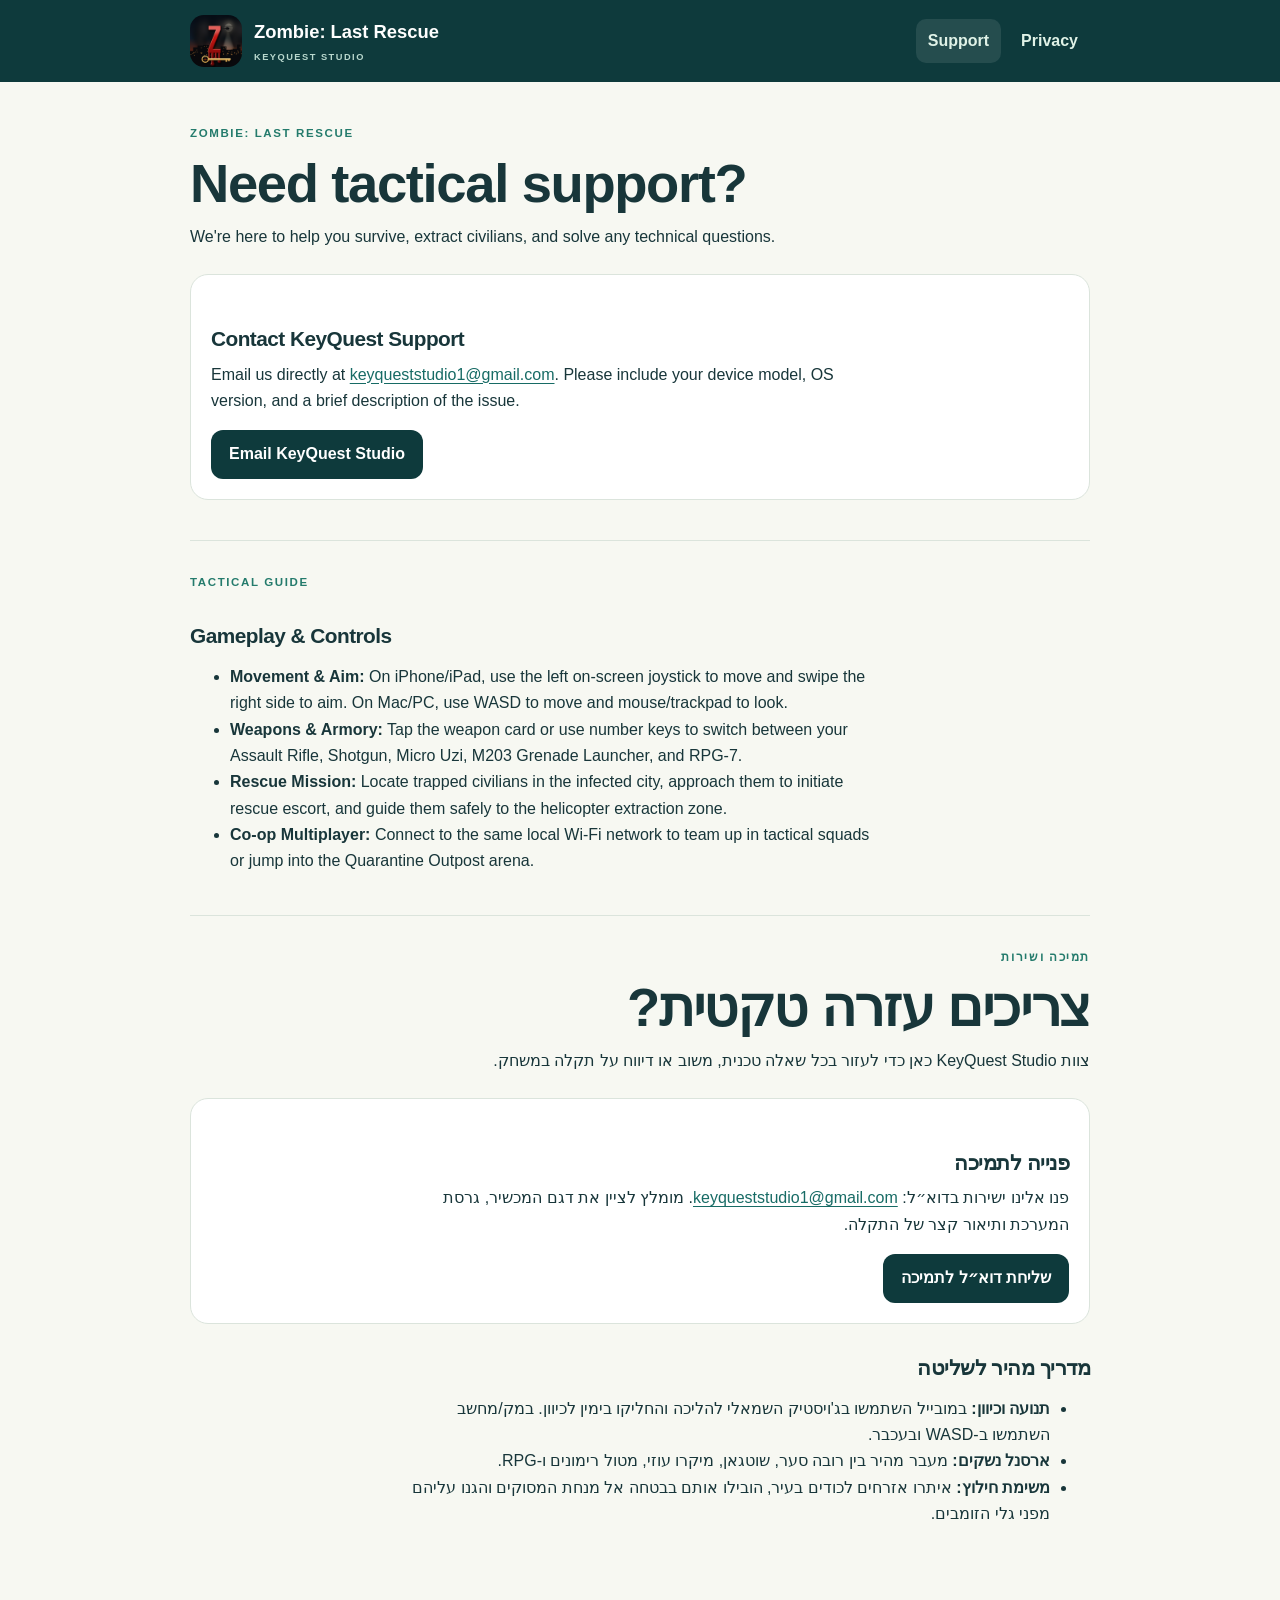
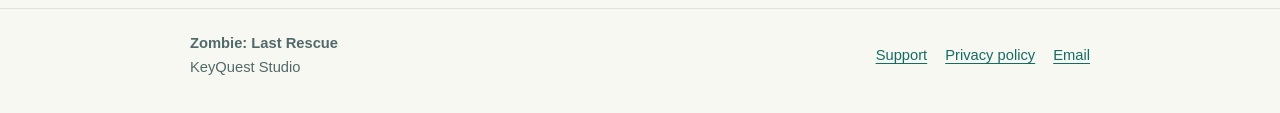
<file: zombie-last-rescue/support.html>
<!doctype html>
<html lang="en">
<head>
  <meta charset="utf-8">
  <meta name="viewport" content="width=device-width, initial-scale=1">
  <meta http-equiv="Content-Security-Policy" content="default-src 'none'; style-src 'self'; img-src 'self'; base-uri 'none'; form-action 'none'; object-src 'none'">
  <meta name="referrer" content="no-referrer">
  <meta name="description" content="Support and help for Zombie: Last Rescue by KeyQuest Studio.">
  <title>Support · Zombie: Last Rescue</title>
  <link rel="stylesheet" href="styles.css">
  <link rel="icon" href="logo.png" type="image/png">
</head>
<body>
  <header class="site-header">
    <div class="shell header-inner">
      <a class="brand" href="support.html">
        <img src="logo.png" width="52" height="52" alt="">
        <span>Zombie: Last Rescue<small>KEYQUEST STUDIO</small></span>
      </a>
      <nav aria-label="Main navigation">
        <a href="support.html" aria-current="page">Support</a>
        <a href="privacy.html">Privacy</a>
      </nav>
    </div>
  </header>
  <main class="shell">
    <p class="eyebrow">Zombie: Last Rescue</p>
    <h1>Need tactical support?</h1>
    <p>We're here to help you survive, extract civilians, and solve any technical questions.</p>
    <div class="contact-card">
      <h2>Contact KeyQuest Support</h2>
      <p>Email us directly at <a href="mailto:keyqueststudio1@gmail.com">keyqueststudio1@gmail.com</a>. Please include your device model, OS version, and a brief description of the issue.</p>
      <a class="button" href="mailto:keyqueststudio1@gmail.com?subject=Zombie%20Last%20Rescue%20Support">Email KeyQuest Studio</a>
    </div>
    <section class="document">
      <p class="eyebrow">Tactical Guide</p>
      <h2>Gameplay &amp; Controls</h2>
      <ul>
        <li><strong>Movement &amp; Aim:</strong> On iPhone/iPad, use the left on-screen joystick to move and swipe the right side to aim. On Mac/PC, use WASD to move and mouse/trackpad to look.</li>
        <li><strong>Weapons &amp; Armory:</strong> Tap the weapon card or use number keys to switch between your Assault Rifle, Shotgun, Micro Uzi, M203 Grenade Launcher, and RPG-7.</li>
        <li><strong>Rescue Mission:</strong> Locate trapped civilians in the infected city, approach them to initiate rescue escort, and guide them safely to the helicopter extraction zone.</li>
        <li><strong>Co-op Multiplayer:</strong> Connect to the same local Wi-Fi network to team up in tactical squads or jump into the Quarantine Outpost arena.</li>
      </ul>
    </section>

    <section class="document" lang="he" dir="rtl">
      <p class="eyebrow">תמיכה ושירות</p>
      <h1>צריכים עזרה טקטית?</h1>
      <p>צוות KeyQuest Studio כאן כדי לעזור בכל שאלה טכנית, משוב או דיווח על תקלה במשחק.</p>
      <div class="contact-card">
        <h2>פנייה לתמיכה</h2>
        <p>פנו אלינו ישירות בדוא״ל: <a href="mailto:keyqueststudio1@gmail.com">keyqueststudio1@gmail.com</a>. מומלץ לציין את דגם המכשיר, גרסת המערכת ותיאור קצר של התקלה.</p>
        <a class="button" href="mailto:keyqueststudio1@gmail.com?subject=Zombie%20Last%20Rescue%20Support">שליחת דוא״ל לתמיכה</a>
      </div>
      <h2>מדריך מהיר לשליטה</h2>
      <ul>
        <li><strong>תנועה וכיוון:</strong> במובייל השתמשו בג'ויסטיק השמאלי להליכה והחליקו בימין לכיוון. במק/מחשב השתמשו ב-WASD ובעכבר.</li>
        <li><strong>ארסנל נשקים:</strong> מעבר מהיר בין רובה סער, שוטגאן, מיקרו עוזי, מטול רימונים ו-RPG.</li>
        <li><strong>משימת חילוץ:</strong> איתרו אזרחים לכודים בעיר, הובילו אותם בבטחה אל מנחת המסוקים והגנו עליהם מפני גלי הזומבים.</li>
      </ul>
    </section>
  </main>
  <footer class="site-footer">
    <div class="shell footer-inner">
      <p><strong>Zombie: Last Rescue</strong><br>KeyQuest Studio</p>
      <div class="footer-links">
        <a href="support.html">Support</a>
        <a href="privacy.html">Privacy policy</a>
        <a href="mailto:keyqueststudio1@gmail.com">Email</a>
      </div>
    </div>
  </footer>
</body>
</html>
</file>
<file: movemash/styles.css>
:root { color-scheme: light; --ink: #142138; --muted: #4b5c75; --paper: #f6f8fc; --line: #dce3ee; --purple: #6135df; --teal: #087f86; }
* { box-sizing: border-box; }
html { scroll-padding-top: 1.5rem; }
body { margin: 0; color: var(--ink); background: var(--paper); font-family: -apple-system, BlinkMacSystemFont, "Segoe UI", sans-serif; line-height: 1.6; }
a { color: var(--purple); text-underline-offset: .2em; }
a:hover { text-decoration-thickness: 2px; }
a:focus-visible, summary:focus-visible { outline: 3px solid #198c98; outline-offset: 5px; border-radius: 3px; }
h1, h2, h3, p { margin-top: 0; }
h1, h2, h3 { line-height: 1.14; letter-spacing: -.035em; }
h1 { font-size: clamp(2.35rem, 5.5vw, 4.6rem); margin-bottom: 1.25rem; max-width: 13ch; }
h2 { font-size: clamp(1.55rem, 3vw, 2.2rem); margin-bottom: 1rem; }
h3 { font-size: 1.25rem; margin-bottom: .75rem; }
p { margin-bottom: 1rem; }
strong { font-weight: 700; }
.shell { width: min(1120px, calc(100% - 48px)); margin-inline: auto; }
.skip-link { position: absolute; z-index: 10; top: .5rem; left: 1rem; padding: .75rem 1rem; background: white; color: var(--ink); transform: translateY(-180%); }
.skip-link:focus { transform: translateY(0); }
.site-header { background: #0b1830; color: white; }
.header-inner { display: flex; justify-content: space-between; align-items: center; gap: 24px; min-height: 96px; padding-block: 16px; }
.brand { display: inline-flex; gap: 12px; align-items: center; min-height: 48px; text-decoration: none; color: white; font-weight: 800; font-size: 1.35rem; letter-spacing: -.035em; }
.brand small { display: block; font-size: .6rem; letter-spacing: .17em; color: #b8c9e3; line-height: 1.8; }
.brand-logo { display: block; width: 52px; height: 52px; flex-shrink: 0; border-radius: 14px; object-fit: contain; }
.site-header nav { display: flex; flex-wrap: wrap; align-items: center; gap: 6px; }
.site-header nav a { color: #c7d3e7; text-decoration: none; display: inline-flex; align-items: center; justify-content: center; padding: 10px 16px; min-height: 44px; border-radius: 12px; font-size: .95rem; font-weight: 600; }
.site-header nav a:hover, .site-header nav a[aria-current="page"] { color: white; background: #20304d; }
.site-header a:focus-visible { outline-color: #8ce3e4; }
.hero { display: grid; grid-template-columns: 1.1fr .9fr; align-items: center; gap: 64px; padding-block: 80px 76px; }
.eyebrow { font-size: .72rem; font-weight: 800; letter-spacing: .14em; text-transform: uppercase; color: var(--teal); margin-bottom: 1rem; }
.status-dot { width: 7px; height: 7px; background: var(--teal); display: inline-block; margin-right: 6px; border-radius: 100%; }
.hero-lead, .page-lead { font-size: 1.12rem; color: var(--muted); max-width: 51ch; }
.actions { display: flex; flex-wrap: wrap; gap: 12px; margin-top: 28px; }
.button { min-height: 48px; display: inline-flex; justify-content: center; align-items: center; gap: 24px; padding: 12px 20px; border-radius: 14px; text-decoration: none; font-size: .95rem; font-weight: 700; border: 1px solid transparent; }
.button.primary { background: var(--purple); color: white; box-shadow: 0 6px 14px #6135df1a; }
.button.primary:hover { background: #4825b9; }
.button.secondary { background: white; color: var(--ink); border-color: var(--line); }
.button.secondary:hover { border-color: #7e8eab; }
.hero-note { margin-top: 24px; font-size: .8rem; color: var(--muted); }
.hero-art { isolation: isolate; position: relative; aspect-ratio: 1.1; border-radius: 36px; overflow: hidden; background: radial-gradient(ellipse at 78% 22%, #23575a, transparent 65%), linear-gradient(135deg, #15253f, #071426); box-shadow: 0 22px 56px #1834541a; }
.orbit { position: absolute; border: 1px solid #74dfe33d; border-radius: 50%; inset: 16% 8%; transform: rotate(-30deg); }
.orbit-two { inset: 25% -18%; transform: rotate(55deg); border-color: #a899ff3d; }
.art-tile { position: absolute; inset: 24% 25%; border-radius: 27px; display: grid; align-content: center; justify-items: center; background: linear-gradient(140deg, #a885ff, #7146e9 55%, #3827a0); border: 2px solid #af97fb; box-shadow: 0 12px 0 #251b6c, 0 28px 30px #020e294d; transform: rotate(-11deg); }
.art-tile > span { line-height: 1; font-size: clamp(4rem, 8vw, 6.3rem); color: #fff; font-weight: 900; letter-spacing: -.07em; }
.tile-dots { display: flex; gap: 7px; margin-top: 16px; }
.tile-dots i { width: 5px; height: 5px; border-radius: 50%; background: #d3c2ff; }
.art-star { color: #b4f3e7; position: absolute; font-size: 2.8rem; }
.star-one { top: 14%; right: 13%; }
.star-two { left: 15%; bottom: 19%; color: #fee3ab; font-size: 1.7rem; }
.art-label { position: absolute; bottom: 8%; left: 0; right: 0; text-align: center; font-size: .6rem; letter-spacing: .22em; color: #afc9e2; font-weight: 700; }
.feature-section { padding-block: 0 64px; }
.section-heading { max-width: 600px; margin-bottom: 28px; }
.card-grid { display: grid; grid-template-columns: repeat(3, minmax(0, 1fr)); gap: 18px; }
.info-card { padding: 28px; background: white; border: 1px solid var(--line); border-radius: 22px; }
.info-card p { color: var(--muted); font-size: .95rem; }
.card-number { display: inline-block; color: var(--teal); font-size: .8rem; font-weight: 800; letter-spacing: .08em; margin-bottom: 26px; }
.text-link { display: inline-flex; align-items: center; gap: 8px; min-height: 44px; font-size: .86rem; font-weight: 700; text-decoration: none; }
.release-section { display: flex; align-items: center; justify-content: space-between; gap: 36px; border-top: 1px solid var(--line); padding-block: 40px 64px; }
.release-section > div { max-width: 660px; }
.release-section h2 { font-size: 1.8rem; }
.release-section p:last-child { color: var(--muted); margin-bottom: 0; }
.release-section > a { flex-shrink: 0; }
.site-footer { border-top: 1px solid var(--line); background: #edf1f7; }
.footer-inner { display: flex; gap: 28px; justify-content: space-between; align-items: center; padding-block: 30px; color: var(--muted); font-size: .82rem; }
.footer-inner p { margin-bottom: 0; }
.footer-inner strong { color: var(--ink); }
.footer-inner > div { display: flex; flex-wrap: wrap; gap: 8px 22px; }
.footer-inner a { display: inline-flex; align-items: center; min-height: 44px; color: var(--muted); }
.document-main { padding-block: 62px 76px; }
.page-heading { max-width: 760px; margin-bottom: 48px; }
.page-heading h1 { font-size: clamp(2.35rem, 4.5vw, 3.9rem); max-width: 19ch; }
.release-note { color: var(--muted); font-size: .83rem; margin-top: 20px; }
.support-layout { display: grid; grid-template-columns: minmax(0, 1fr) 310px; gap: 60px; align-items: start; }
.help-content { min-width: 0; }
.document-section { scroll-margin-top: 28px; margin-bottom: 32px; }
.document-section h2 { font-size: 1.45rem; letter-spacing: -.025em; }
.document-section p, .document-section li { color: var(--muted); }
.document-section p:last-child { margin-bottom: 0; }
.document-section ul { padding-left: 1.35rem; }
.document-section li { margin-bottom: .8rem; }
.steps { counter-reset: steps; padding-left: 0; list-style: none; }
.steps li { position: relative; min-height: 36px; padding-left: 52px; margin-bottom: 20px; }
.steps li::before { counter-increment: steps; content: counter(steps); position: absolute; left: 0; top: 0; display: grid; place-items: center; width: 32px; height: 32px; border-radius: 10px; background: #e7e3fb; color: #4d2ea5; font-size: .85rem; font-weight: 800; }
.steps strong { color: var(--ink); }
.faq-list { border-top: 1px solid var(--line); }
.faq-list details { border-bottom: 1px solid var(--line); padding-block: 16px; }
.faq-list summary { color: var(--ink); font-weight: 650; cursor: pointer; min-height: 44px; padding: 9px 6px 9px 0; }
.faq-list summary::marker { color: var(--purple); }
.faq-list details p { font-size: .95rem; margin-top: 8px; margin-bottom: 8px; }
.contact-card { padding: 28px; background: white; border: 1px solid var(--line); border-radius: 24px; }
.contact-card h2 { font-size: 1.5rem; }
.contact-card p { color: var(--muted); font-size: .94rem; }
.contact-card .eyebrow { color: var(--teal); font-size: .7rem; }
.contact-card .button { width: 100%; margin-block: 6px 8px; }
.contact-card .small-text { font-size: .8rem; margin-top: 18px; }
.email-link { display: inline-flex; align-items: center; min-height: 44px; font-size: .88rem; overflow-wrap: anywhere; }
.privacy-layout { display: grid; grid-template-columns: 230px minmax(0, 1fr); gap: 68px; }
.contents { align-self: start; padding: 24px; border: 1px solid var(--line); background: white; border-radius: 20px; }
.contents a { display: flex; align-items: center; min-height: 44px; color: var(--muted); font-size: .85rem; text-decoration: none; }
.contents a:hover { color: var(--purple); }
.policy-content { max-width: 750px; }
.policy-content .document-section { padding-bottom: 28px; border-bottom: 1px solid var(--line); }
.policy-content .document-section:last-child { margin-bottom: 0; padding-bottom: 0; border-bottom: 0; }
.policy-callout { padding: 20px 24px; border: 1px solid #b8dcd9; background: #e9f6f3; border-radius: 16px; margin-block: 22px; }
.policy-callout strong { color: #174c48; }
.policy-callout p { font-size: .93rem; margin-top: 10px; }
@media (max-width: 960px) {
  .hero { gap: 32px; padding-block: 60px; }
  .card-grid { gap: 12px; }
  .info-card { padding: 24px; }
  .support-layout { gap: 30px; grid-template-columns: minmax(0, 1fr) 290px; }
  .privacy-layout { gap: 38px; grid-template-columns: 200px minmax(0, 1fr); }
}
@media (max-width: 720px) {
  .shell { width: calc(100% - 36px); }
  .header-inner { flex-wrap: wrap; gap: 14px; padding-block: 18px; }
  .site-header nav { gap: 3px; }
  .site-header nav a { padding-inline: 13px; }
  .hero { grid-template-columns: 1fr; gap: 28px; padding-block: 44px 50px; }
  .hero-art { max-width: 450px; width: 100%; aspect-ratio: 1.55; justify-self: center; border-radius: 28px; }
  .art-tile { inset: 18% 32% 23%; border-radius: 22px; }
  .art-tile > span { font-size: 4.5rem; }
  .tile-dots { margin-top: 8px; }
  .card-grid { grid-template-columns: 1fr; gap: 14px; }
  .card-number { margin-bottom: 18px; }
  .feature-section { padding-bottom: 40px; }
  .release-section { flex-direction: column; align-items: flex-start; gap: 24px; padding-bottom: 48px; }
  .release-section h2 { font-size: 1.6rem; }
  .footer-inner { flex-direction: column; align-items: flex-start; gap: 15px; }
  .footer-inner > div { column-gap: 22px; }
  .document-main { padding-block: 44px 52px; }
  .page-heading { margin-bottom: 32px; }
  .support-layout, .privacy-layout { grid-template-columns: 1fr; gap: 28px; }
  .contact-card { max-width: 500px; }
  .contents { display: grid; grid-template-columns: repeat(2, minmax(0, 1fr)); column-gap: 18px; padding: 20px; }
  .contents .eyebrow { grid-column: 1 / -1; margin-bottom: 6px; }
  .policy-content { max-width: none; }
  .policy-content .document-section { padding-bottom: 24px; margin-bottom: 26px; }
}
@media (max-width: 380px) {
  .shell { width: calc(100% - 32px); }
  .hero-lead, .page-lead { font-size: 1.02rem; }
  .header-inner { gap: 12px; }
  .site-header nav { width: 100%; justify-content: space-between; }
  .site-header nav a { flex: 1; }
  .button { padding-inline: 16px; gap: 14px; }
  .art-tile > span { font-size: 3.6rem; }
  .tile-dots { gap: 5px; }
  .tile-dots i { width: 4px; height: 4px; }
  .contact-card, .info-card { padding: 22px; }
  .contents { column-gap: 10px; }
}
@media (prefers-reduced-motion: reduce) { *, *::before, *::after { scroll-behavior: auto !important; } }

.hero-logo { display: block; width: 100%; height: 100%; object-fit: contain; border-radius: inherit; }
</file>
<file: dark-rift/styles.css>
:root { color-scheme: light; --ink: #18363a; --muted: #52696a; --paper: #f7f8f2; --line: #dbe4dc; --forest: #0e3a3c; --mint: #a8ddc0; --amber: #e4a43b; }
* { box-sizing: border-box; }
html { scroll-padding-top: 1.5rem; }
body { margin: 0; color: var(--ink); background: var(--paper); font-family: -apple-system, BlinkMacSystemFont, "Segoe UI", sans-serif; line-height: 1.65; }
a { color: #176b65; text-underline-offset: .2em; }
a:hover { text-decoration-thickness: 2px; }
a:focus-visible { outline: 3px solid #168c83; outline-offset: 4px; border-radius: 3px; }
h1, h2, h3, p { margin-top: 0; }
h1, h2, h3 { line-height: 1.15; letter-spacing: -.025em; }
h1 { font-size: clamp(2rem, 6vw, 3.4rem); margin-bottom: .5rem; }
h2 { font-size: 1.3rem; margin: 2rem 0 .65rem; }
p, li { max-width: 72ch; }
.shell { width: min(900px, calc(100% - 40px)); margin-inline: auto; }
.site-header { color: white; background: var(--forest); }
.header-inner { min-height: 82px; display: flex; justify-content: space-between; align-items: center; gap: 20px; padding-block: 12px; }
.brand { display: inline-flex; align-items: center; gap: 12px; color: white; font-weight: 800; font-size: 1.15rem; text-decoration: none; }
.brand small { display: block; color: #b9d8ce; font-size: .58rem; letter-spacing: .16em; margin-top: 2px; }
.brand img { width: 52px; height: 52px; border-radius: 14px; }
nav { display: flex; gap: 8px; flex-wrap: wrap; }
nav a { color: #e0f2e7; text-decoration: none; padding: 9px 12px; border-radius: 10px; font-weight: 650; }
nav a[aria-current="page"], nav a:hover { background: #ffffff18; }
main { padding-block: 42px 64px; }
.eyebrow { color: #247b6c; text-transform: uppercase; letter-spacing: .14em; font-weight: 800; font-size: .72rem; margin-bottom: .65rem; }
.lede { background: #e7f2e8; border-left: 4px solid #53a58b; border-radius: 0 14px 14px 0; padding: 1rem 1.2rem; margin: 1.5rem 0; }
.updated { color: var(--muted); font-size: .9rem; }
.document { border-top: 1px solid var(--line); padding-top: 2rem; margin-top: 2.5rem; }
.document section { margin-bottom: 1.5rem; }
.contact-card { background: white; border: 1px solid var(--line); border-radius: 18px; padding: 1.25rem; margin: 1.5rem 0; }
.button { display: inline-flex; min-height: 48px; align-items: center; padding: 11px 18px; border-radius: 12px; background: var(--forest); color: white; text-decoration: none; font-weight: 750; }
.button:hover { background: #1c5553; }
.site-footer { border-top: 1px solid var(--line); color: var(--muted); padding-block: 22px 34px; font-size: .92rem; }
.footer-inner { display: flex; justify-content: space-between; align-items: center; gap: 20px; flex-wrap: wrap; }
.footer-inner p { margin: 0; }
.footer-links { display: flex; gap: 18px; flex-wrap: wrap; }
[dir="rtl"] { text-align: right; }
[dir="rtl"] .lede { border-left: 0; border-right: 4px solid #53a58b; border-radius: 14px 0 0 14px; }
@media (max-width: 560px) { .header-inner { align-items: flex-start; flex-direction: column; } nav { width: 100%; } main { padding-top: 30px; } .footer-inner { align-items: flex-start; flex-direction: column; } }
</file>
<file: laneway-escape/styles.css>
:root { color-scheme: light; --ink: #18363a; --muted: #52696a; --paper: #f7f8f2; --line: #dbe4dc; --forest: #0e3a3c; --mint: #a8ddc0; --amber: #e4a43b; }
* { box-sizing: border-box; }
html { scroll-padding-top: 1.5rem; }
body { margin: 0; color: var(--ink); background: var(--paper); font-family: -apple-system, BlinkMacSystemFont, "Segoe UI", sans-serif; line-height: 1.65; }
a { color: #176b65; text-underline-offset: .2em; }
a:hover { text-decoration-thickness: 2px; }
a:focus-visible { outline: 3px solid #168c83; outline-offset: 4px; border-radius: 3px; }
h1, h2, h3, p { margin-top: 0; }
h1, h2, h3 { line-height: 1.15; letter-spacing: -.025em; }
h1 { font-size: clamp(2rem, 6vw, 3.4rem); margin-bottom: .5rem; }
h2 { font-size: 1.3rem; margin: 2rem 0 .65rem; }
p, li { max-width: 72ch; }
.shell { width: min(900px, calc(100% - 40px)); margin-inline: auto; }
.site-header { color: white; background: var(--forest); }
.header-inner { min-height: 82px; display: flex; justify-content: space-between; align-items: center; gap: 20px; padding-block: 12px; }
.brand { display: inline-flex; align-items: center; gap: 12px; color: white; font-weight: 800; font-size: 1.15rem; text-decoration: none; }
.brand small { display: block; color: #b9d8ce; font-size: .58rem; letter-spacing: .16em; margin-top: 2px; }
.brand img { width: 52px; height: 52px; border-radius: 14px; }
nav { display: flex; gap: 8px; flex-wrap: wrap; }
nav a { color: #e0f2e7; text-decoration: none; padding: 9px 12px; border-radius: 10px; font-weight: 650; }
nav a[aria-current="page"], nav a:hover { background: #ffffff18; }
main { padding-block: 42px 64px; }
.eyebrow { color: #247b6c; text-transform: uppercase; letter-spacing: .14em; font-weight: 800; font-size: .72rem; margin-bottom: .65rem; }
.lede { background: #e7f2e8; border-left: 4px solid #53a58b; border-radius: 0 14px 14px 0; padding: 1rem 1.2rem; margin: 1.5rem 0; }
.updated { color: var(--muted); font-size: .9rem; }
.document { border-top: 1px solid var(--line); padding-top: 2rem; margin-top: 2.5rem; }
.document section { margin-bottom: 1.5rem; }
.contact-card { background: white; border: 1px solid var(--line); border-radius: 18px; padding: 1.25rem; margin: 1.5rem 0; }
.button { display: inline-flex; min-height: 48px; align-items: center; padding: 11px 18px; border-radius: 12px; background: var(--forest); color: white; text-decoration: none; font-weight: 750; }
.button:hover { background: #1c5553; }
.site-footer { border-top: 1px solid var(--line); color: var(--muted); padding-block: 22px 34px; font-size: .92rem; }
.footer-inner { display: flex; justify-content: space-between; align-items: center; gap: 20px; flex-wrap: wrap; }
.footer-inner p { margin: 0; }
.footer-links { display: flex; gap: 18px; flex-wrap: wrap; }
[dir="rtl"] { text-align: right; }
[dir="rtl"] .lede { border-left: 0; border-right: 4px solid #53a58b; border-radius: 14px 0 0 14px; }
@media (max-width: 560px) { .header-inner { align-items: flex-start; flex-direction: column; } nav { width: 100%; } main { padding-top: 30px; } .footer-inner { align-items: flex-start; flex-direction: column; } }
</file>
<file: zombie-last-rescue/styles.css>
:root { color-scheme: light; --ink: #18363a; --muted: #52696a; --paper: #f7f8f2; --line: #dbe4dc; --forest: #0e3a3c; --mint: #a8ddc0; --amber: #e4a43b; }
* { box-sizing: border-box; }
html { scroll-padding-top: 1.5rem; }
body { margin: 0; color: var(--ink); background: var(--paper); font-family: -apple-system, BlinkMacSystemFont, "Segoe UI", sans-serif; line-height: 1.65; }
a { color: #176b65; text-underline-offset: .2em; }
a:hover { text-decoration-thickness: 2px; }
a:focus-visible { outline: 3px solid #168c83; outline-offset: 4px; border-radius: 3px; }
h1, h2, h3, p { margin-top: 0; }
h1, h2, h3 { line-height: 1.15; letter-spacing: -.025em; }
h1 { font-size: clamp(2rem, 6vw, 3.4rem); margin-bottom: .5rem; }
h2 { font-size: 1.3rem; margin: 2rem 0 .65rem; }
p, li { max-width: 72ch; }
.shell { width: min(900px, calc(100% - 40px)); margin-inline: auto; }
.site-header { color: white; background: var(--forest); }
.header-inner { min-height: 82px; display: flex; justify-content: space-between; align-items: center; gap: 20px; padding-block: 12px; }
.brand { display: inline-flex; align-items: center; gap: 12px; color: white; font-weight: 800; font-size: 1.15rem; text-decoration: none; }
.brand small { display: block; color: #b9d8ce; font-size: .58rem; letter-spacing: .16em; margin-top: 2px; }
.brand img { width: 52px; height: 52px; border-radius: 14px; }
nav { display: flex; gap: 8px; flex-wrap: wrap; }
nav a { color: #e0f2e7; text-decoration: none; padding: 9px 12px; border-radius: 10px; font-weight: 650; }
nav a[aria-current="page"], nav a:hover { background: #ffffff18; }
main { padding-block: 42px 64px; }
.eyebrow { color: #247b6c; text-transform: uppercase; letter-spacing: .14em; font-weight: 800; font-size: .72rem; margin-bottom: .65rem; }
.lede { background: #e7f2e8; border-left: 4px solid #53a58b; border-radius: 0 14px 14px 0; padding: 1rem 1.2rem; margin: 1.5rem 0; }
.updated { color: var(--muted); font-size: .9rem; }
.document { border-top: 1px solid var(--line); padding-top: 2rem; margin-top: 2.5rem; }
.document section { margin-bottom: 1.5rem; }
.contact-card { background: white; border: 1px solid var(--line); border-radius: 18px; padding: 1.25rem; margin: 1.5rem 0; }
.button { display: inline-flex; min-height: 48px; align-items: center; padding: 11px 18px; border-radius: 12px; background: var(--forest); color: white; text-decoration: none; font-weight: 750; }
.button:hover { background: #1c5553; }
.site-footer { border-top: 1px solid var(--line); color: var(--muted); padding-block: 22px 34px; font-size: .92rem; }
.footer-inner { display: flex; justify-content: space-between; align-items: center; gap: 20px; flex-wrap: wrap; }
.footer-inner p { margin: 0; }
.footer-links { display: flex; gap: 18px; flex-wrap: wrap; }
[dir="rtl"] { text-align: right; }
[dir="rtl"] .lede { border-left: 0; border-right: 4px solid #53a58b; border-radius: 14px 0 0 14px; }
@media (max-width: 560px) { .header-inner { align-items: flex-start; flex-direction: column; } nav { width: 100%; } main { padding-top: 30px; } .footer-inner { align-items: flex-start; flex-direction: column; } }
</file>
